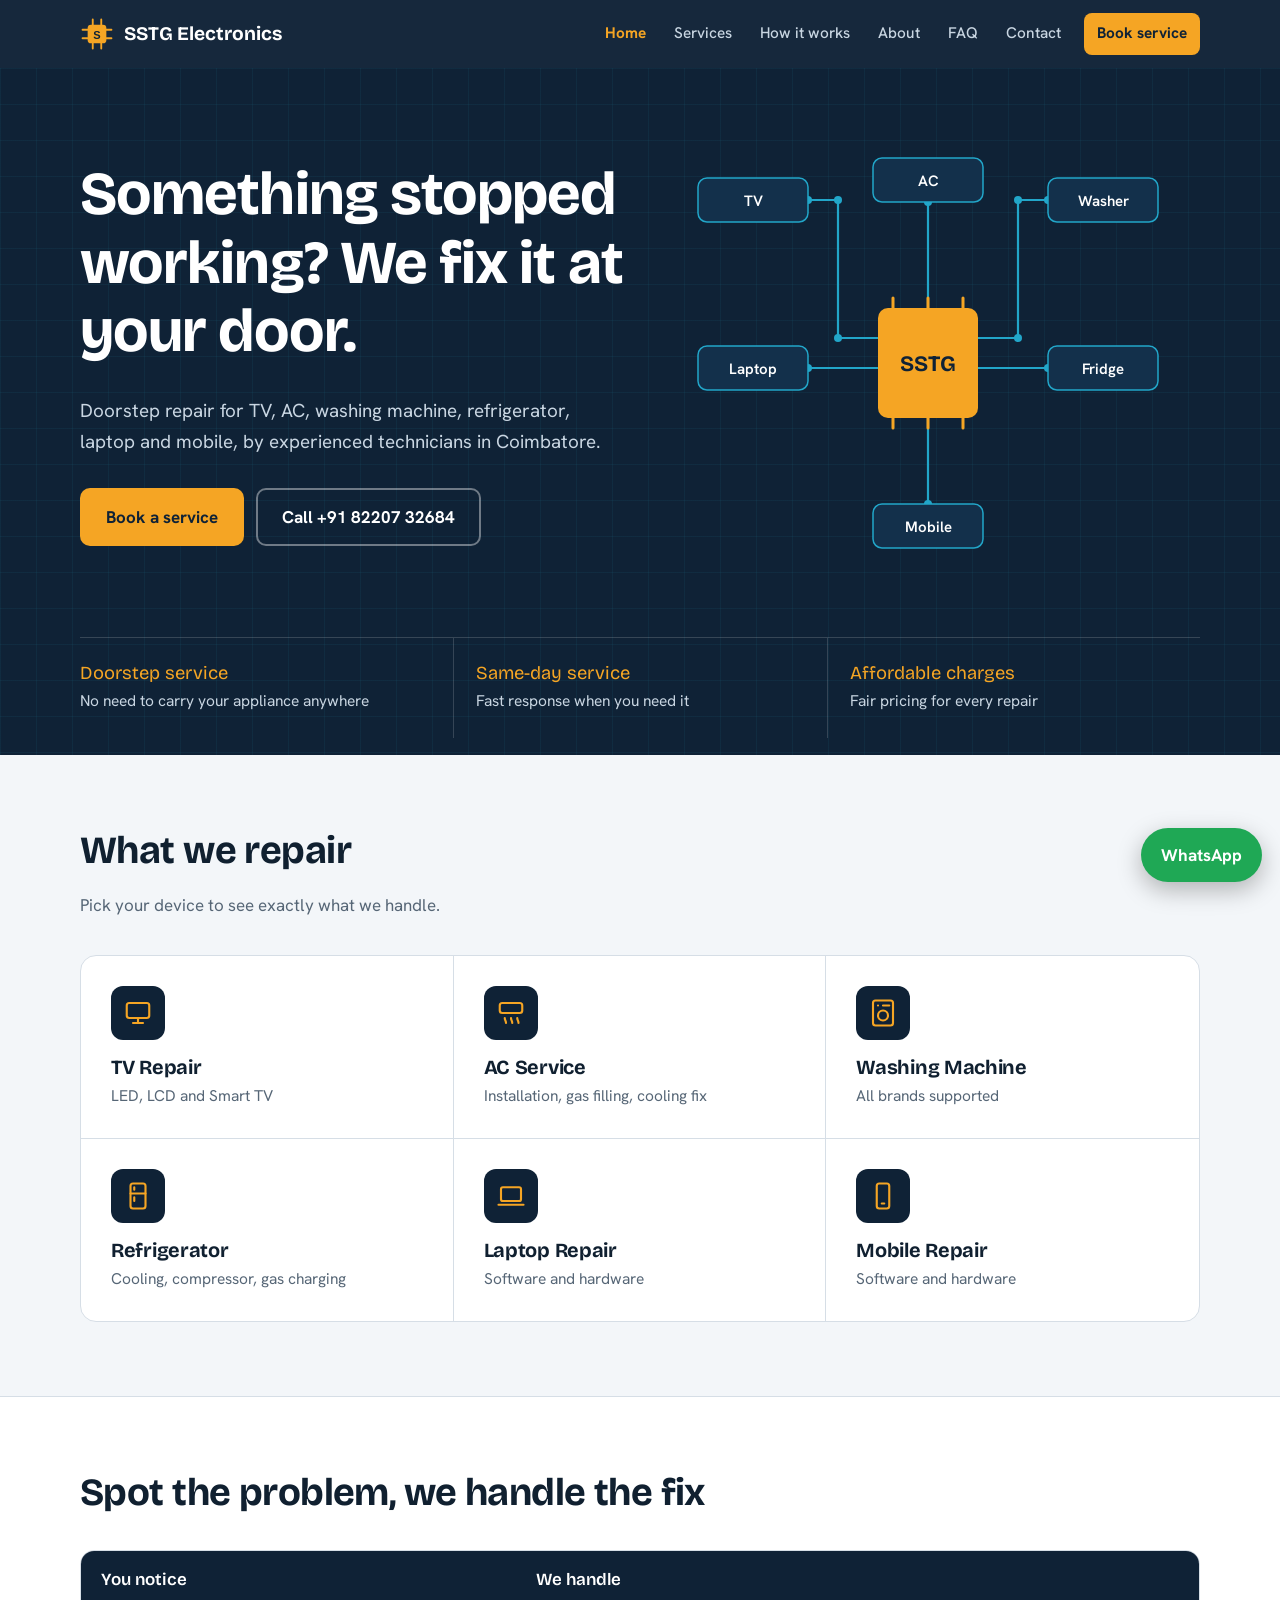
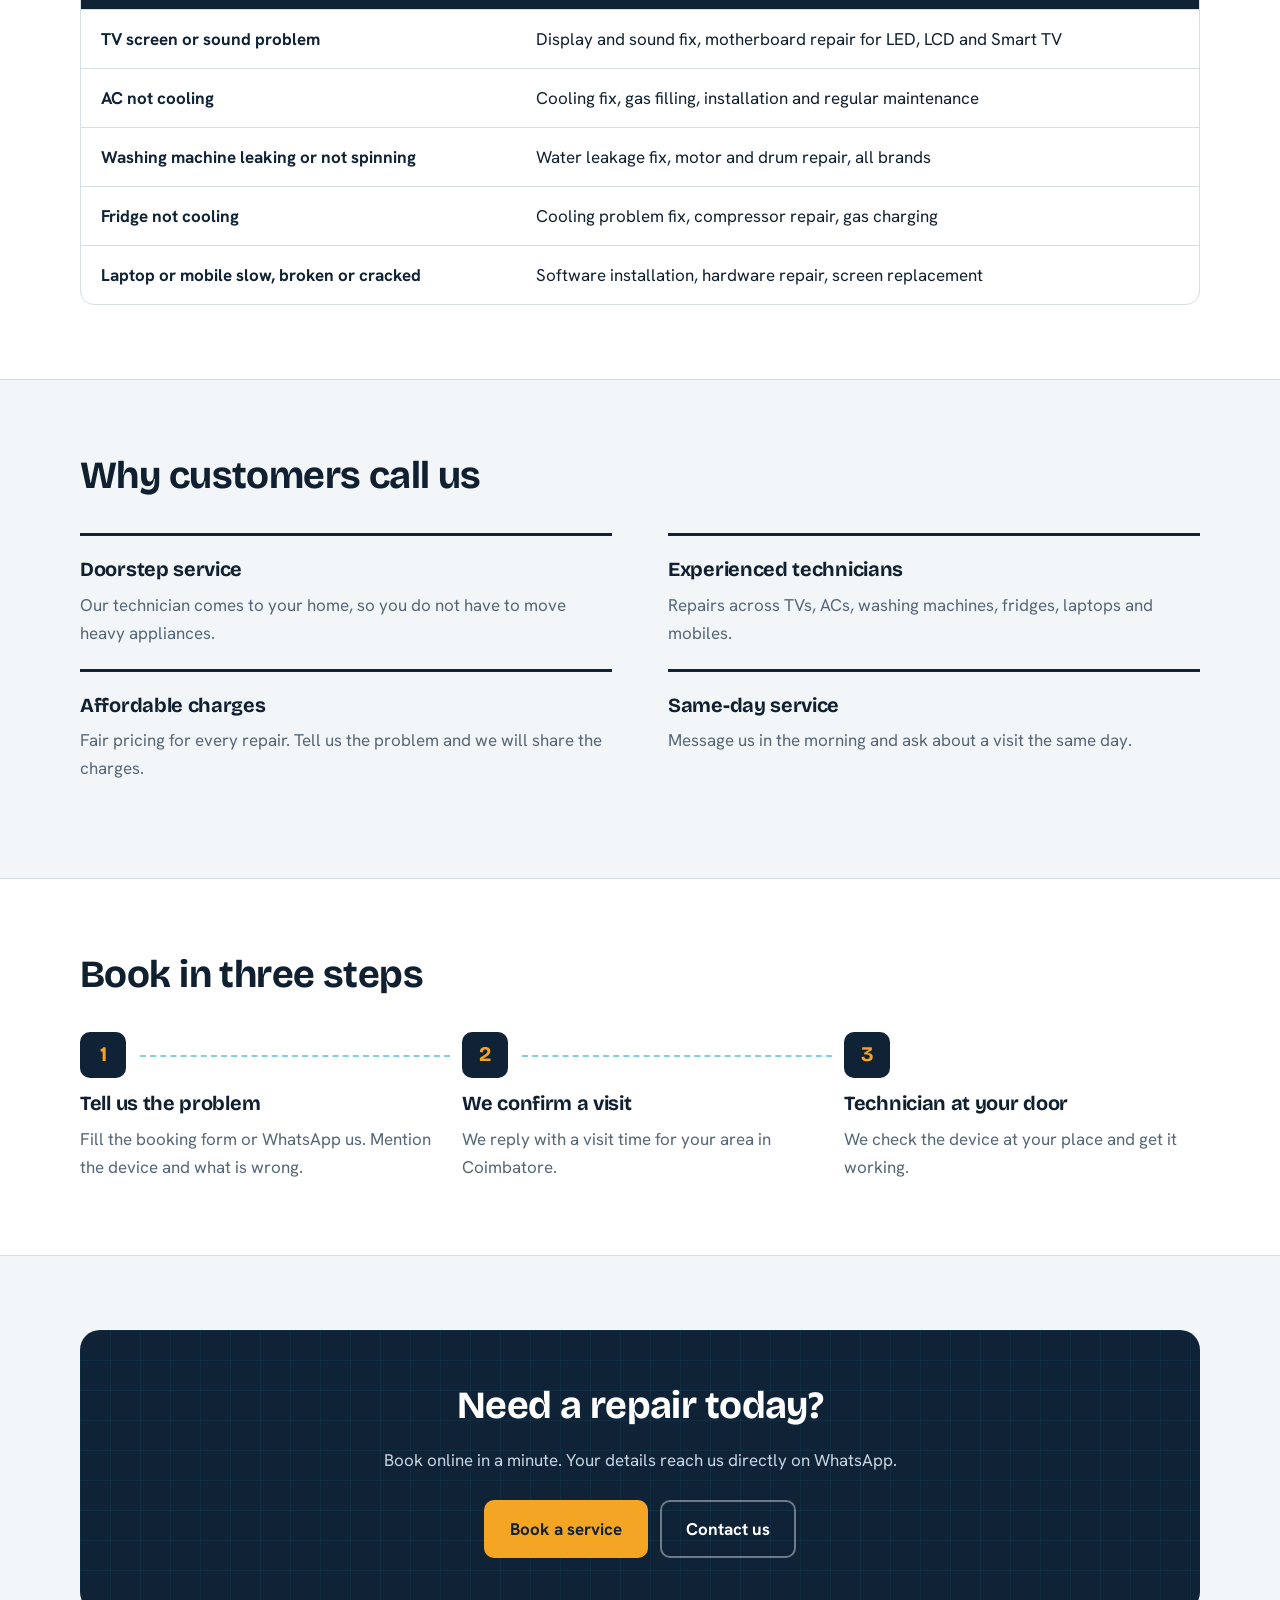
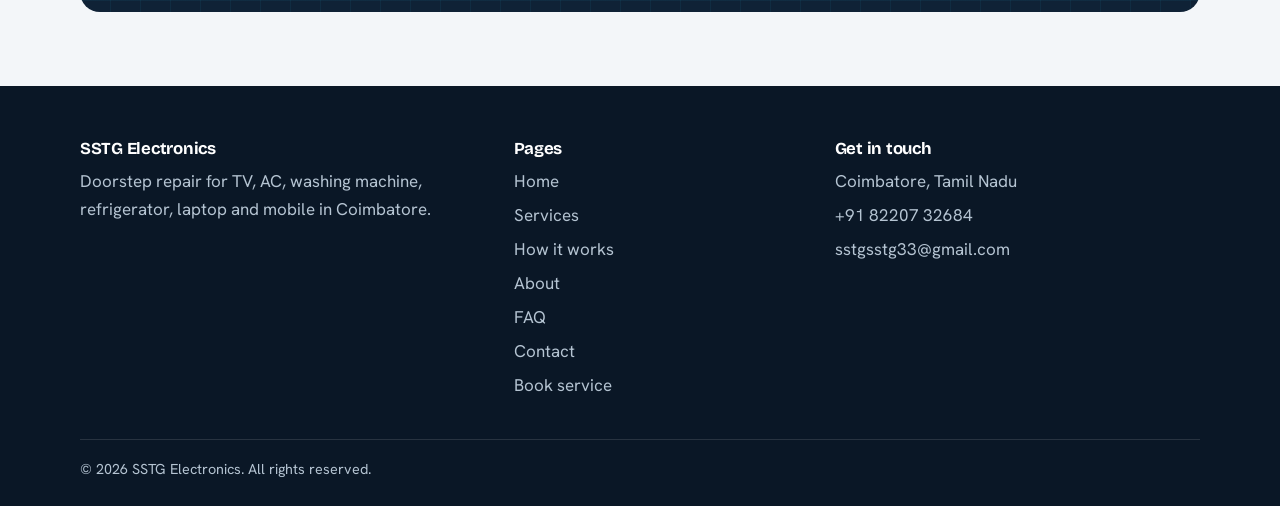
<file: index.html>
<!DOCTYPE html>
<html lang="en">
<head>
<meta charset="utf-8">
<meta name="viewport" content="width=device-width, initial-scale=1">
<title>SSTG Electronics - Doorstep Repair for TV, AC, Washing Machine, Laptop in Coimbatore</title>
<meta name="description" content="SSTG Electronics - Doorstep service for TV, AC, Washing Machine, Fridge, Laptop and all electronic repairs in Coimbatore.">
<meta name="keywords" content="electronics service, doorstep repair, TV service, AC service, washing machine repair, fridge repair, laptop service near me, Coimbatore">
<meta name="author" content="SSTG Electronics">
<meta name="robots" content="index, follow">
<meta name="theme-color" content="#0F2236">
<meta property="og:type" content="website">
<meta property="og:title" content="SSTG Electronics - Doorstep Repair for TV, AC, Washing Machine, Laptop in Coimbatore">
<meta property="og:description" content="SSTG Electronics - Doorstep service for TV, AC, Washing Machine, Fridge, Laptop and all electronic repairs in Coimbatore.">
<meta property="og:locale" content="en_IN">
<link rel="preconnect" href="https://fonts.googleapis.com">
<link rel="preconnect" href="https://fonts.gstatic.com" crossorigin>
<link href="https://fonts.googleapis.com/css2?family=Bricolage+Grotesque:opsz,wght@12..96,500;12..96,700&family=Hanken+Grotesk:wght@400;500;600;700&display=swap" rel="stylesheet">
<link rel="stylesheet" href="assets/style.css">
<script type="application/ld+json">
{"@context":"https://schema.org","@type":"LocalBusiness","name":"SSTG Electronics","description":"Doorstep repair service for TV, AC, washing machine, refrigerator, laptop and mobile in Coimbatore.","telephone":"+91 82207 32684","email":"sstgsstg33@gmail.com","address":{"@type":"PostalAddress","addressLocality":"Coimbatore","addressRegion":"Tamil Nadu","addressCountry":"IN"}}
</script>
</head>
<body>
<a class="skip" href="#main">Skip to content</a>
<header class="site-header"><div class="wrap bar">
<a class="brand" href="index.html"><svg viewBox="0 0 40 40" aria-hidden="true"><rect x="9" y="9" width="22" height="22" rx="4" fill="#F5A524"/><g stroke="#F5A524" stroke-width="2.2" stroke-linecap="round"><path d="M15 9V3M25 9V3M15 37v-6M25 37v-6M9 15H3M9 25H3M37 15h-6M37 25h-6"/></g><text x="20" y="25.5" text-anchor="middle" font-family="Arial" font-weight="700" font-size="13" fill="#0F2236">S</text></svg><span>SSTG Electronics</span></a>
<button class="menu-btn" aria-expanded="false" aria-controls="nav">Menu</button>
<nav class="nav" id="nav" aria-label="Main"><a href="index.html" aria-current="page">Home</a><a href="services.html">Services</a><a href="how-it-works.html">How it works</a><a href="about.html">About</a><a href="faq.html">FAQ</a><a href="contactus.html">Contact</a><a class="nav-cta" href="register.html">Book service</a></nav>
</div></header>
<main id="main">

<div class="hero"><div class="wrap hero-grid">
<div>
<h1>Something stopped working? We fix it at your door.</h1>
<p class="lead">Doorstep repair for TV, AC, washing machine, refrigerator, laptop and mobile, by experienced technicians in Coimbatore.</p>
<div class="acts"><a class="btn btn-amber" href="register.html">Book a service</a><a class="btn btn-line" href="tel:+918220732684">Call +91 82207 32684</a></div>
</div>
<svg class="schem" viewBox="0 0 480 430" role="img" aria-label="Circuit diagram linking SSTG to TV, AC, washing machine, fridge, laptop and mobile repair">
<path class="tr" pathLength="1" d="M190 200H150V62H120"/><path class="tr" pathLength="1" d="M240 170V64"/><path class="tr" pathLength="1" d="M290 200H330V62H360"/><path class="tr" pathLength="1" d="M290 230H360"/><path class="tr" pathLength="1" d="M190 230H120"/><path class="tr" pathLength="1" d="M240 280V366"/><path d="M205 170v-10M205 280v10" stroke="#F5A524" stroke-width="3" stroke-linecap="round"/><path d="M240 170v-10M240 280v10" stroke="#F5A524" stroke-width="3" stroke-linecap="round"/><path d="M275 170v-10M275 280v10" stroke="#F5A524" stroke-width="3" stroke-linecap="round"/><g class="chip"><rect x="190" y="170" width="100" height="110" rx="10"/><text x="240" y="233">SSTG</text></g><circle class="via" cx="150" cy="200" r="4"/><circle class="via" cx="150" cy="62" r="4"/><circle class="via" cx="330" cy="200" r="4"/><circle class="via" cx="330" cy="62" r="4"/><circle class="via" cx="240" cy="64" r="4"/><circle class="via" cx="240" cy="366" r="4"/><circle class="via" cx="120" cy="230" r="4"/><circle class="via" cx="360" cy="230" r="4"/><circle class="via" cx="120" cy="62" r="4"/><circle class="via" cx="360" cy="62" r="4"/><g class="nd"><rect x="10" y="40" width="110" height="44" rx="9"/><text x="65" y="68">TV</text></g><g class="nd"><rect x="185" y="20" width="110" height="44" rx="9"/><text x="240" y="48">AC</text></g><g class="nd"><rect x="360" y="40" width="110" height="44" rx="9"/><text x="415" y="68">Washer</text></g><g class="nd"><rect x="360" y="208" width="110" height="44" rx="9"/><text x="415" y="236">Fridge</text></g><g class="nd"><rect x="10" y="208" width="110" height="44" rx="9"/><text x="65" y="236">Laptop</text></g><g class="nd"><rect x="185" y="366" width="110" height="44" rx="9"/><text x="240" y="394">Mobile</text></g></svg>
</div>
<div class="wrap"><dl class="facts">
<div><dt>Doorstep service</dt><dd>No need to carry your appliance anywhere</dd></div>
<div><dt>Same-day service</dt><dd>Fast response when you need it</dd></div>
<div><dt>Affordable charges</dt><dd>Fair pricing for every repair</dd></div>
</dl></div></div>

<section><div class="wrap">
<div class="head"><h2>What we repair</h2><p>Pick your device to see exactly what we handle.</p></div>
<div class="sgrid">
<a class="scell" href="services.html#tv"><span class="ico"><svg viewBox="0 0 24 24" aria-hidden="true"><rect x="3" y="4" width="18" height="12" rx="2"/><path d="M8 20h8M12 16v4"/></svg></span><h3>TV Repair</h3><p>LED, LCD and Smart TV</p></a><a class="scell" href="services.html#ac"><span class="ico"><svg viewBox="0 0 24 24" aria-hidden="true"><rect x="3" y="4" width="18" height="8" rx="2"/><path d="M7 16c0 2 1 2 1 4M12 16c0 2 1 2 1 4M17 16c0 2 1 2 1 4"/></svg></span><h3>AC Service</h3><p>Installation, gas filling, cooling fix</p></a><a class="scell" href="services.html#wm"><span class="ico"><svg viewBox="0 0 24 24" aria-hidden="true"><rect x="4" y="2" width="16" height="20" rx="2"/><circle cx="12" cy="14" r="4"/><path d="M8 6h.01M12 6h5"/></svg></span><h3>Washing Machine</h3><p>All brands supported</p></a><a class="scell" href="services.html#fr"><span class="ico"><svg viewBox="0 0 24 24" aria-hidden="true"><rect x="6" y="2" width="12" height="20" rx="2"/><path d="M6 10h12M9 5v2M9 13v3"/></svg></span><h3>Refrigerator</h3><p>Cooling, compressor, gas charging</p></a><a class="scell" href="services.html#lp"><span class="ico"><svg viewBox="0 0 24 24" aria-hidden="true"><rect x="4" y="5" width="16" height="11" rx="1.5"/><path d="M2 19h20"/></svg></span><h3>Laptop Repair</h3><p>Software and hardware</p></a><a class="scell" href="services.html#mb"><span class="ico"><svg viewBox="0 0 24 24" aria-hidden="true"><rect x="7" y="2" width="10" height="20" rx="2"/><path d="M11 18h2"/></svg></span><h3>Mobile Repair</h3><p>Software and hardware</p></a>
</div></div></section>

<section class="alt"><div class="wrap">
<div class="head"><h2>Spot the problem, we handle the fix</h2></div>
<div class="tbl-wrap"><table>
<thead><tr><th>You notice</th><th>We handle</th></tr></thead>
<tbody>
<tr><td>TV screen or sound problem</td><td>Display and sound fix, motherboard repair for LED, LCD and Smart TV</td></tr>
<tr><td>AC not cooling</td><td>Cooling fix, gas filling, installation and regular maintenance</td></tr>
<tr><td>Washing machine leaking or not spinning</td><td>Water leakage fix, motor and drum repair, all brands</td></tr>
<tr><td>Fridge not cooling</td><td>Cooling problem fix, compressor repair, gas charging</td></tr>
<tr><td>Laptop or mobile slow, broken or cracked</td><td>Software installation, hardware repair, screen replacement</td></tr>
</tbody></table></div>
</div></section>

<section><div class="wrap">
<div class="head"><h2>Why customers call us</h2></div>
<div class="why">
<div><h3>Doorstep service</h3><p>Our technician comes to your home, so you do not have to move heavy appliances.</p></div>
<div><h3>Experienced technicians</h3><p>Repairs across TVs, ACs, washing machines, fridges, laptops and mobiles.</p></div>
<div><h3>Affordable charges</h3><p>Fair pricing for every repair. Tell us the problem and we will share the charges.</p></div>
<div><h3>Same-day service</h3><p>Message us in the morning and ask about a visit the same day.</p></div>
</div></div></section>

<section class="alt"><div class="wrap">
<div class="head"><h2>Book in three steps</h2></div>
<ol class="steps">
<li><h3>Tell us the problem</h3><p>Fill the booking form or WhatsApp us. Mention the device and what is wrong.</p></li>
<li><h3>We confirm a visit</h3><p>We reply with a visit time for your area in Coimbatore.</p></li>
<li><h3>Technician at your door</h3><p>We check the device at your place and get it working.</p></li>
</ol></div></section>

<section><div class="wrap"><div class="cta">
<h2>Need a repair today?</h2>
<p>Book online in a minute. Your details reach us directly on WhatsApp.</p>
<div class="acts"><a class="btn btn-amber" href="register.html">Book a service</a><a class="btn btn-line" href="contactus.html">Contact us</a></div>
</div></div></section>
</main>
<footer class="site-footer"><div class="wrap">
<div class="foot">
<div><h3>SSTG Electronics</h3><p>Doorstep repair for TV, AC, washing machine, refrigerator, laptop and mobile in Coimbatore.</p></div>
<div><h3>Pages</h3><ul><li><a href="index.html">Home</a></li><li><a href="services.html">Services</a></li><li><a href="how-it-works.html">How it works</a></li><li><a href="about.html">About</a></li><li><a href="faq.html">FAQ</a></li><li><a href="contactus.html">Contact</a></li><li><a href="register.html">Book service</a></li></ul></div>
<div><h3>Get in touch</h3><ul><li>Coimbatore, Tamil Nadu</li><li><a href="tel:+918220732684">+91 82207 32684</a></li><li><a href="mailto:sstgsstg33@gmail.com">sstgsstg33@gmail.com</a></li></ul></div>
</div>
<div class="copy">&copy; <span data-year>2026</span> SSTG Electronics. All rights reserved.</div>
</div></footer>
<a class="wa-float" href="https://wa.me/918220732684?text=Hello%2C%20I%20need%20a%20repair%20service." target="_blank" rel="noopener" aria-label="Chat on WhatsApp">WhatsApp</a>
<div class="dock"><a class="btn btn-amber" href="tel:+918220732684">Call now</a><a class="btn btn-wa" href="https://wa.me/918220732684?text=Hello%2C%20I%20need%20a%20repair%20service." target="_blank" rel="noopener">WhatsApp</a></div>
<script src="assets/main.js"></script>
</body>
</html>
</file>
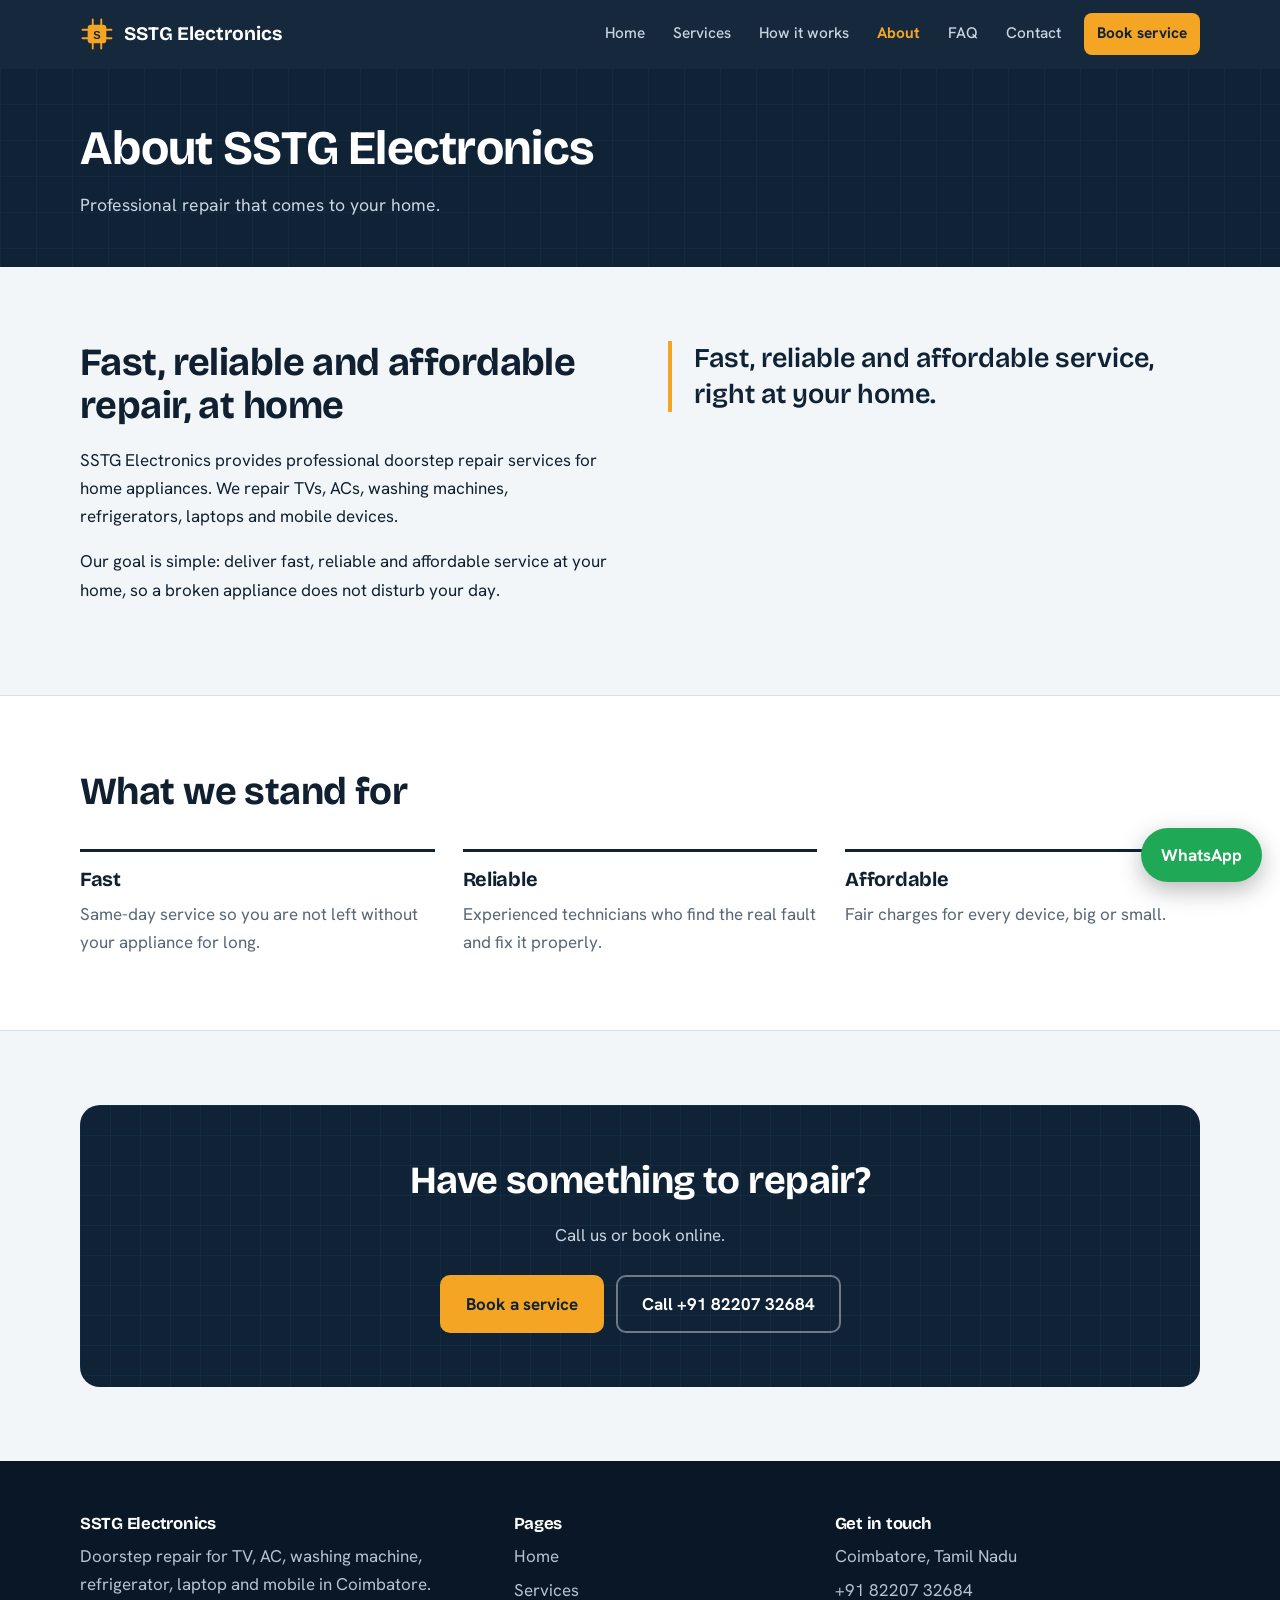
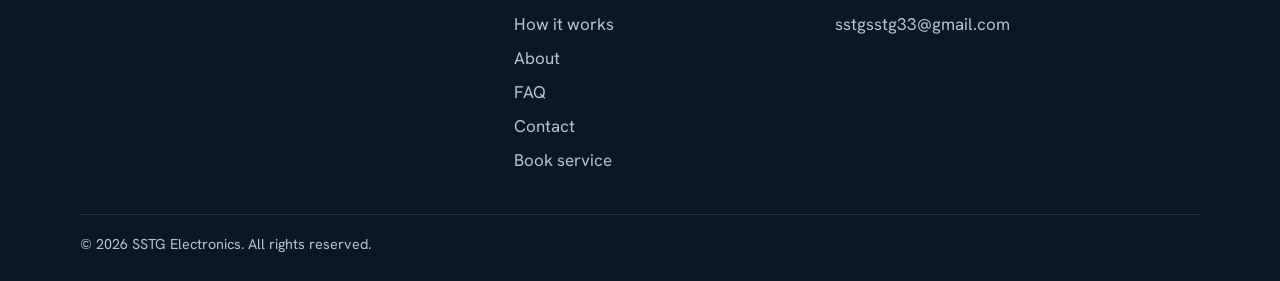
<file: about.html>
<!DOCTYPE html>
<html lang="en">
<head>
<meta charset="utf-8">
<meta name="viewport" content="width=device-width, initial-scale=1">
<title>About SSTG Electronics | Doorstep Repair Service in Coimbatore</title>
<meta name="description" content="SSTG Electronics provides professional doorstep repair for TV, AC, washing machine, refrigerator, laptop and mobile in Coimbatore.">
<meta name="keywords" content="electronics service, doorstep repair, TV service, AC service, washing machine repair, fridge repair, laptop service near me, Coimbatore">
<meta name="author" content="SSTG Electronics">
<meta name="robots" content="index, follow">
<meta name="theme-color" content="#0F2236">
<meta property="og:type" content="website">
<meta property="og:title" content="About SSTG Electronics | Doorstep Repair Service in Coimbatore">
<meta property="og:description" content="SSTG Electronics provides professional doorstep repair for TV, AC, washing machine, refrigerator, laptop and mobile in Coimbatore.">
<meta property="og:locale" content="en_IN">
<link rel="preconnect" href="https://fonts.googleapis.com">
<link rel="preconnect" href="https://fonts.gstatic.com" crossorigin>
<link href="https://fonts.googleapis.com/css2?family=Bricolage+Grotesque:opsz,wght@12..96,500;12..96,700&family=Hanken+Grotesk:wght@400;500;600;700&display=swap" rel="stylesheet">
<link rel="stylesheet" href="assets/style.css">

</head>
<body>
<a class="skip" href="#main">Skip to content</a>
<header class="site-header"><div class="wrap bar">
<a class="brand" href="index.html"><svg viewBox="0 0 40 40" aria-hidden="true"><rect x="9" y="9" width="22" height="22" rx="4" fill="#F5A524"/><g stroke="#F5A524" stroke-width="2.2" stroke-linecap="round"><path d="M15 9V3M25 9V3M15 37v-6M25 37v-6M9 15H3M9 25H3M37 15h-6M37 25h-6"/></g><text x="20" y="25.5" text-anchor="middle" font-family="Arial" font-weight="700" font-size="13" fill="#0F2236">S</text></svg><span>SSTG Electronics</span></a>
<button class="menu-btn" aria-expanded="false" aria-controls="nav">Menu</button>
<nav class="nav" id="nav" aria-label="Main"><a href="index.html">Home</a><a href="services.html">Services</a><a href="how-it-works.html">How it works</a><a href="about.html" aria-current="page">About</a><a href="faq.html">FAQ</a><a href="contactus.html">Contact</a><a class="nav-cta" href="register.html">Book service</a></nav>
</div></header>
<main id="main">

<div class="page-hero"><div class="wrap"><h1>About SSTG Electronics</h1><p>Professional repair that comes to your home.</p></div></div>
<section><div class="wrap split">
<div><h2>Fast, reliable and affordable repair, at home</h2>
<p>SSTG Electronics provides professional doorstep repair services for home appliances. We repair TVs, ACs, washing machines, refrigerators, laptops and mobile devices.</p>
<p>Our goal is simple: deliver fast, reliable and affordable service at your home, so a broken appliance does not disturb your day.</p></div>
<p class="pull">Fast, reliable and affordable service, right at your home.</p>
</div></section>
<section class="alt"><div class="wrap">
<div class="head"><h2>What we stand for</h2></div>
<div class="values">
<div><h3>Fast</h3><p>Same-day service so you are not left without your appliance for long.</p></div>
<div><h3>Reliable</h3><p>Experienced technicians who find the real fault and fix it properly.</p></div>
<div><h3>Affordable</h3><p>Fair charges for every device, big or small.</p></div>
</div></div></section>
<section><div class="wrap"><div class="cta"><h2>Have something to repair?</h2><p>Call us or book online.</p>
<div class="acts"><a class="btn btn-amber" href="register.html">Book a service</a><a class="btn btn-line" href="tel:+918220732684">Call +91 82207 32684</a></div></div></div></section>
</main>
<footer class="site-footer"><div class="wrap">
<div class="foot">
<div><h3>SSTG Electronics</h3><p>Doorstep repair for TV, AC, washing machine, refrigerator, laptop and mobile in Coimbatore.</p></div>
<div><h3>Pages</h3><ul><li><a href="index.html">Home</a></li><li><a href="services.html">Services</a></li><li><a href="how-it-works.html">How it works</a></li><li><a href="about.html">About</a></li><li><a href="faq.html">FAQ</a></li><li><a href="contactus.html">Contact</a></li><li><a href="register.html">Book service</a></li></ul></div>
<div><h3>Get in touch</h3><ul><li>Coimbatore, Tamil Nadu</li><li><a href="tel:+918220732684">+91 82207 32684</a></li><li><a href="mailto:sstgsstg33@gmail.com">sstgsstg33@gmail.com</a></li></ul></div>
</div>
<div class="copy">&copy; <span data-year>2026</span> SSTG Electronics. All rights reserved.</div>
</div></footer>
<a class="wa-float" href="https://wa.me/918220732684?text=Hello%2C%20I%20need%20a%20repair%20service." target="_blank" rel="noopener" aria-label="Chat on WhatsApp">WhatsApp</a>
<div class="dock"><a class="btn btn-amber" href="tel:+918220732684">Call now</a><a class="btn btn-wa" href="https://wa.me/918220732684?text=Hello%2C%20I%20need%20a%20repair%20service." target="_blank" rel="noopener">WhatsApp</a></div>
<script src="assets/main.js"></script>
</body>
</html>
</file>
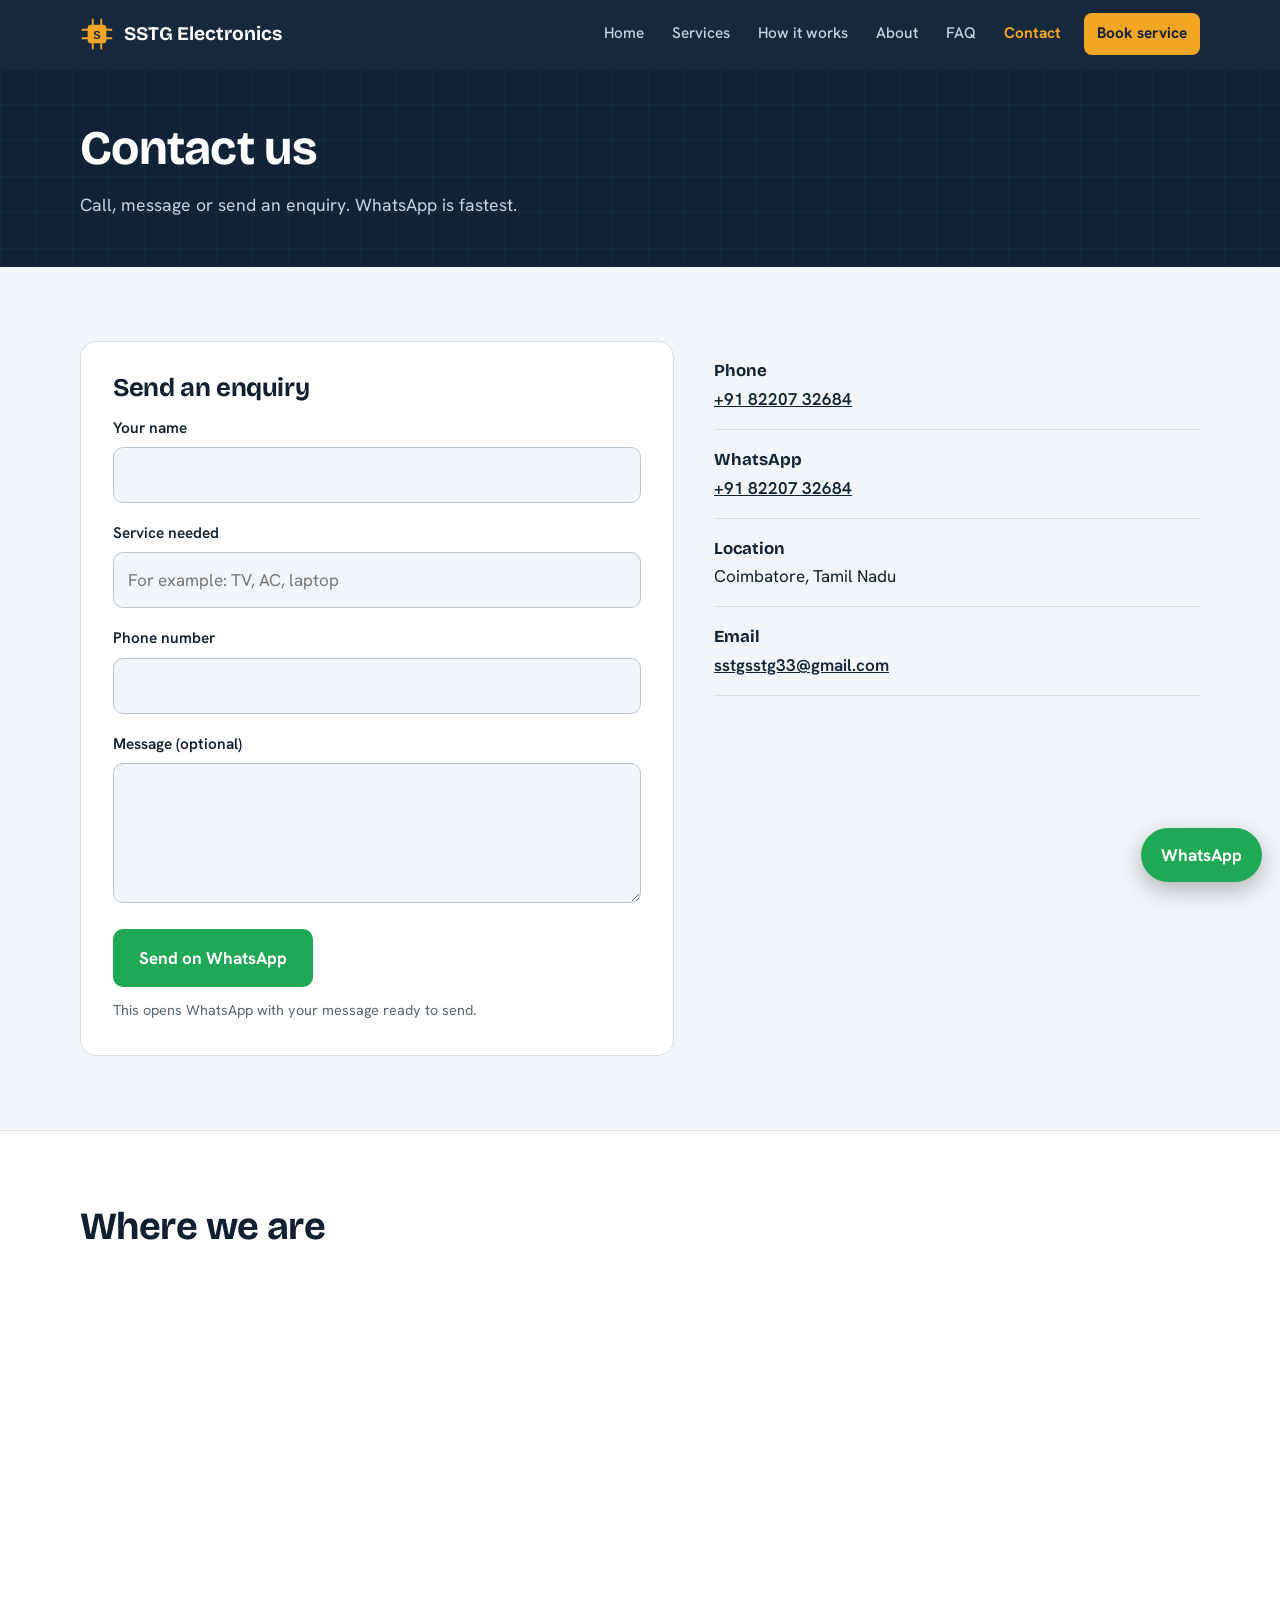
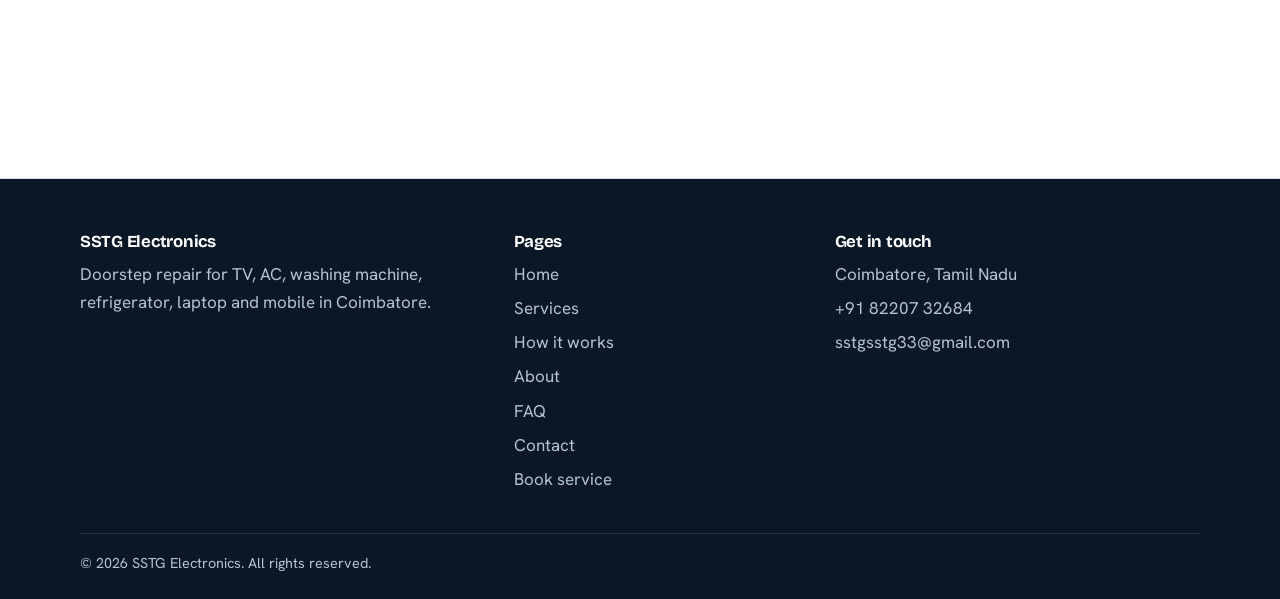
<file: contactus.html>
<!DOCTYPE html>
<html lang="en">
<head>
<meta charset="utf-8">
<meta name="viewport" content="width=device-width, initial-scale=1">
<title>Contact Us | SSTG Electronics, Coimbatore</title>
<meta name="description" content="Contact SSTG Electronics for doorstep service. Call or WhatsApp for TV, AC, Washing Machine and other electronic repairs.">
<meta name="keywords" content="electronics service, doorstep repair, TV service, AC service, washing machine repair, fridge repair, laptop service near me, Coimbatore">
<meta name="author" content="SSTG Electronics">
<meta name="robots" content="index, follow">
<meta name="theme-color" content="#0F2236">
<meta property="og:type" content="website">
<meta property="og:title" content="Contact Us | SSTG Electronics, Coimbatore">
<meta property="og:description" content="Contact SSTG Electronics for doorstep service. Call or WhatsApp for TV, AC, Washing Machine and other electronic repairs.">
<meta property="og:locale" content="en_IN">
<link rel="preconnect" href="https://fonts.googleapis.com">
<link rel="preconnect" href="https://fonts.gstatic.com" crossorigin>
<link href="https://fonts.googleapis.com/css2?family=Bricolage+Grotesque:opsz,wght@12..96,500;12..96,700&family=Hanken+Grotesk:wght@400;500;600;700&display=swap" rel="stylesheet">
<link rel="stylesheet" href="assets/style.css">

</head>
<body>
<a class="skip" href="#main">Skip to content</a>
<header class="site-header"><div class="wrap bar">
<a class="brand" href="index.html"><svg viewBox="0 0 40 40" aria-hidden="true"><rect x="9" y="9" width="22" height="22" rx="4" fill="#F5A524"/><g stroke="#F5A524" stroke-width="2.2" stroke-linecap="round"><path d="M15 9V3M25 9V3M15 37v-6M25 37v-6M9 15H3M9 25H3M37 15h-6M37 25h-6"/></g><text x="20" y="25.5" text-anchor="middle" font-family="Arial" font-weight="700" font-size="13" fill="#0F2236">S</text></svg><span>SSTG Electronics</span></a>
<button class="menu-btn" aria-expanded="false" aria-controls="nav">Menu</button>
<nav class="nav" id="nav" aria-label="Main"><a href="index.html">Home</a><a href="services.html">Services</a><a href="how-it-works.html">How it works</a><a href="about.html">About</a><a href="faq.html">FAQ</a><a href="contactus.html" aria-current="page">Contact</a><a class="nav-cta" href="register.html">Book service</a></nav>
</div></header>
<main id="main">

<div class="page-hero"><div class="wrap"><h1>Contact us</h1><p>Call, message or send an enquiry. WhatsApp is fastest.</p></div></div>
<section><div class="wrap form-grid">
<div class="card"><h2 style="font-size:1.6rem">Send an enquiry</h2>
<form data-wa="Customer Enquiry:" novalidate>
<label for="n">Your name</label><input id="n" name="name" data-label="Name" type="text" autocomplete="name" required>
<label for="sv">Service needed</label><input id="sv" name="service" data-label="Service" type="text" placeholder="For example: TV, AC, laptop">
<label for="p">Phone number</label><input id="p" name="phone" data-label="Phone" type="tel" inputmode="numeric" autocomplete="tel" required>
<div class="err" role="alert"></div>
<label for="m">Message (optional)</label><textarea id="m" name="message" data-label="Message" rows="4"></textarea>
<button class="btn btn-wa" type="submit">Send on WhatsApp</button>
<p class="hint">This opens WhatsApp with your message ready to send.</p>
</form></div>
<div><ul class="info-list">
<li><b>Phone</b><a href="tel:+918220732684">+91 82207 32684</a></li>
<li><b>WhatsApp</b><a href="https://wa.me/918220732684" target="_blank" rel="noopener">+91 82207 32684</a></li>
<li><b>Location</b>Coimbatore, Tamil Nadu</li>
<li><b>Email</b><a href="mailto:sstgsstg33@gmail.com">sstgsstg33@gmail.com</a></li></ul></div>
</div></section>
<section class="alt"><div class="wrap"><div class="head"><h2>Where we are</h2></div>
<iframe class="map" title="Coimbatore on Google Maps" src="https://www.google.com/maps/embed?pb=!1m18!1m12!1m3!1d250645.0553251725!2d76.802422260794!3d11.013924447326762!2m3!1f0!2f0!3f0!3m2!1i1024!2i768!4f13.1!3m3!1m2!1s0x3ba859af2f971cb5%3A0x2fc1c81e183ed282!2sCoimbatore%2C%20Tamil%20Nadu!5e0!3m2!1sen!2sin!4v1777129363300!5m2!1sen!2sin" loading="lazy" allowfullscreen referrerpolicy="no-referrer-when-downgrade"></iframe></div></section>
</main>
<footer class="site-footer"><div class="wrap">
<div class="foot">
<div><h3>SSTG Electronics</h3><p>Doorstep repair for TV, AC, washing machine, refrigerator, laptop and mobile in Coimbatore.</p></div>
<div><h3>Pages</h3><ul><li><a href="index.html">Home</a></li><li><a href="services.html">Services</a></li><li><a href="how-it-works.html">How it works</a></li><li><a href="about.html">About</a></li><li><a href="faq.html">FAQ</a></li><li><a href="contactus.html">Contact</a></li><li><a href="register.html">Book service</a></li></ul></div>
<div><h3>Get in touch</h3><ul><li>Coimbatore, Tamil Nadu</li><li><a href="tel:+918220732684">+91 82207 32684</a></li><li><a href="mailto:sstgsstg33@gmail.com">sstgsstg33@gmail.com</a></li></ul></div>
</div>
<div class="copy">&copy; <span data-year>2026</span> SSTG Electronics. All rights reserved.</div>
</div></footer>
<a class="wa-float" href="https://wa.me/918220732684?text=Hello%2C%20I%20need%20a%20repair%20service." target="_blank" rel="noopener" aria-label="Chat on WhatsApp">WhatsApp</a>
<div class="dock"><a class="btn btn-amber" href="tel:+918220732684">Call now</a><a class="btn btn-wa" href="https://wa.me/918220732684?text=Hello%2C%20I%20need%20a%20repair%20service." target="_blank" rel="noopener">WhatsApp</a></div>
<script src="assets/main.js"></script>
</body>
</html>
</file>
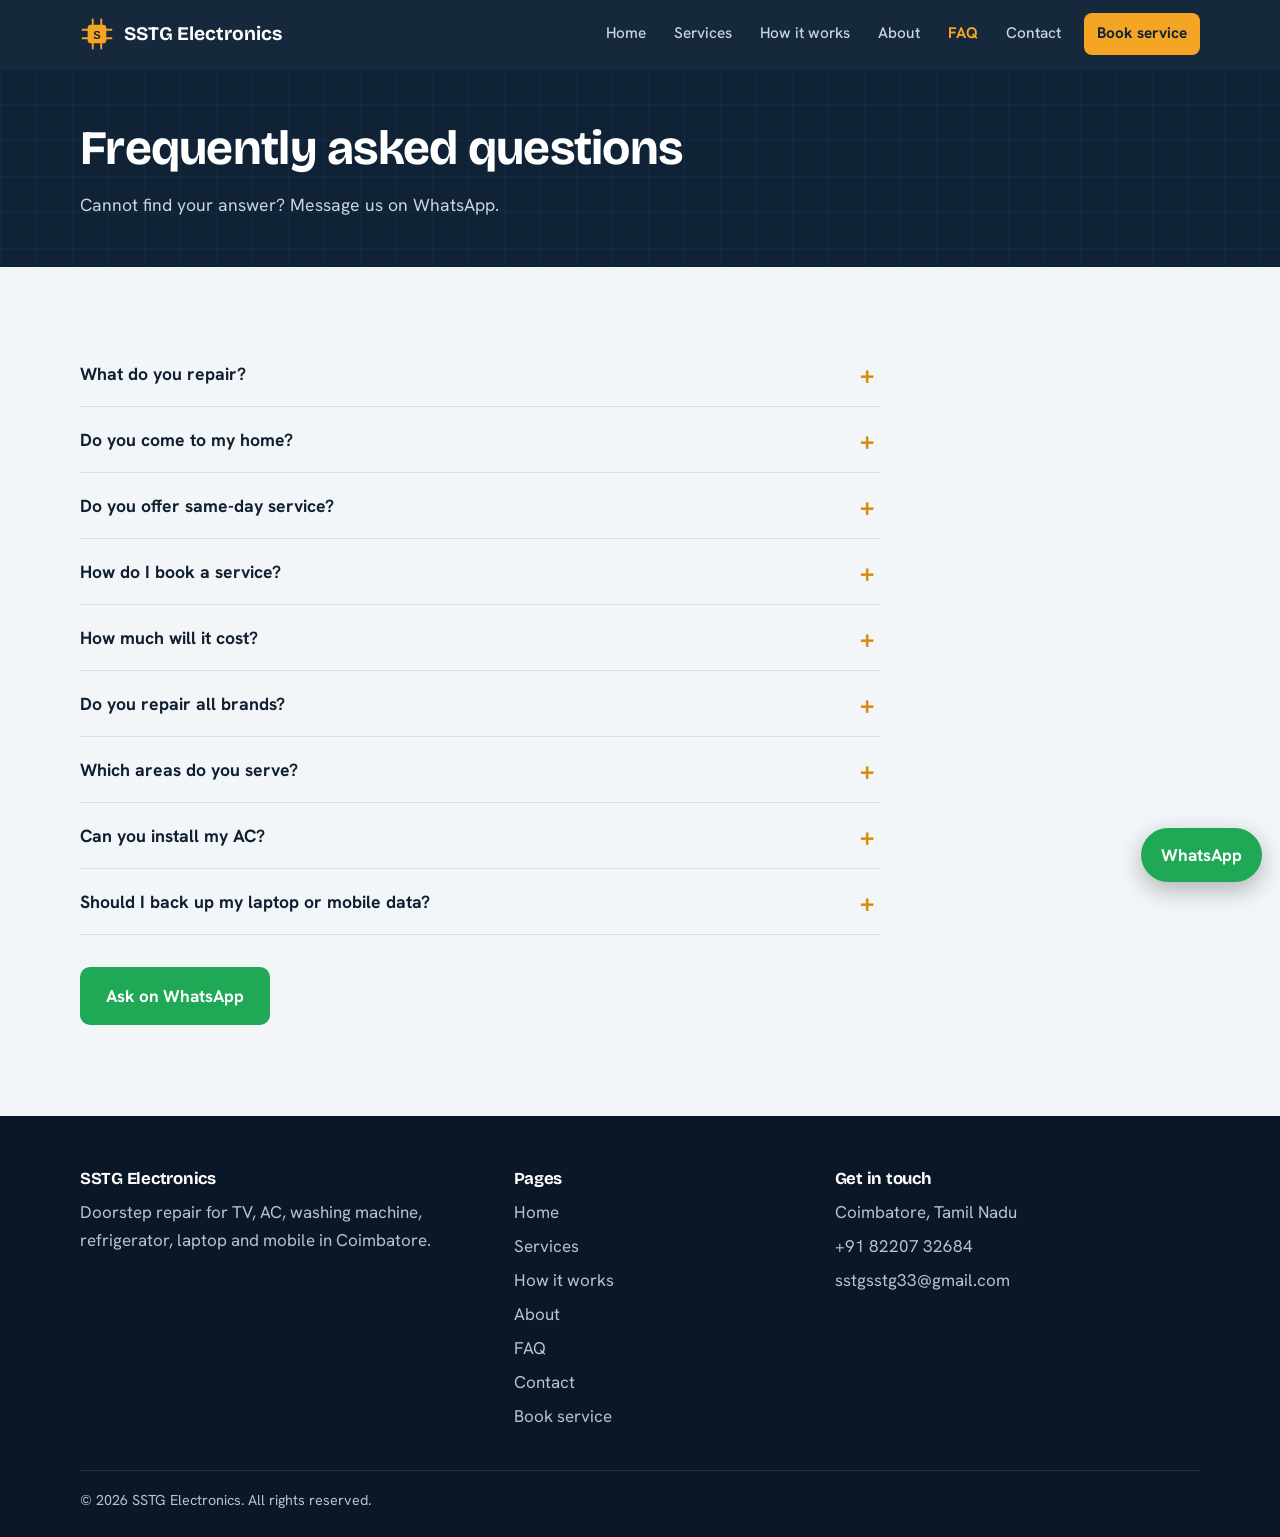
<file: faq.html>
<!DOCTYPE html>
<html lang="en">
<head>
<meta charset="utf-8">
<meta name="viewport" content="width=device-width, initial-scale=1">
<title>FAQ | SSTG Electronics Doorstep Repair, Coimbatore</title>
<meta name="description" content="Answers about doorstep repair, booking, same-day service and devices repaired by SSTG Electronics in Coimbatore.">
<meta name="keywords" content="electronics service, doorstep repair, TV service, AC service, washing machine repair, fridge repair, laptop service near me, Coimbatore">
<meta name="author" content="SSTG Electronics">
<meta name="robots" content="index, follow">
<meta name="theme-color" content="#0F2236">
<meta property="og:type" content="website">
<meta property="og:title" content="FAQ | SSTG Electronics Doorstep Repair, Coimbatore">
<meta property="og:description" content="Answers about doorstep repair, booking, same-day service and devices repaired by SSTG Electronics in Coimbatore.">
<meta property="og:locale" content="en_IN">
<link rel="preconnect" href="https://fonts.googleapis.com">
<link rel="preconnect" href="https://fonts.gstatic.com" crossorigin>
<link href="https://fonts.googleapis.com/css2?family=Bricolage+Grotesque:opsz,wght@12..96,500;12..96,700&family=Hanken+Grotesk:wght@400;500;600;700&display=swap" rel="stylesheet">
<link rel="stylesheet" href="assets/style.css">

</head>
<body>
<a class="skip" href="#main">Skip to content</a>
<header class="site-header"><div class="wrap bar">
<a class="brand" href="index.html"><svg viewBox="0 0 40 40" aria-hidden="true"><rect x="9" y="9" width="22" height="22" rx="4" fill="#F5A524"/><g stroke="#F5A524" stroke-width="2.2" stroke-linecap="round"><path d="M15 9V3M25 9V3M15 37v-6M25 37v-6M9 15H3M9 25H3M37 15h-6M37 25h-6"/></g><text x="20" y="25.5" text-anchor="middle" font-family="Arial" font-weight="700" font-size="13" fill="#0F2236">S</text></svg><span>SSTG Electronics</span></a>
<button class="menu-btn" aria-expanded="false" aria-controls="nav">Menu</button>
<nav class="nav" id="nav" aria-label="Main"><a href="index.html">Home</a><a href="services.html">Services</a><a href="how-it-works.html">How it works</a><a href="about.html">About</a><a href="faq.html" aria-current="page">FAQ</a><a href="contactus.html">Contact</a><a class="nav-cta" href="register.html">Book service</a></nav>
</div></header>
<main id="main">

<div class="page-hero"><div class="wrap"><h1>Frequently asked questions</h1><p>Cannot find your answer? Message us on WhatsApp.</p></div></div>
<section><div class="wrap"><div class="faq"><details><summary>What do you repair?</summary><p>We repair TVs (LED, LCD, Smart), ACs, washing machines, refrigerators, laptops and mobile phones.</p></details><details><summary>Do you come to my home?</summary><p>Yes. Doorstep service is our main service. A technician visits your home.</p></details><details><summary>Do you offer same-day service?</summary><p>Yes, same-day service is available. Contact us early in the day and we will confirm a visit time.</p></details><details><summary>How do I book a service?</summary><p>Fill the booking form on the Book service page. It opens WhatsApp with your details filled in. You can also call +91 82207 32684.</p></details><details><summary>How much will it cost?</summary><p>Our charges are affordable. Tell us the device and the problem, and we will share the charges.</p></details><details><summary>Do you repair all brands?</summary><p>Washing machine repair covers all brands. For other devices, tell us the brand and model and we will confirm.</p></details><details><summary>Which areas do you serve?</summary><p>We are based in Coimbatore. Send us your area and we will confirm that we can visit.</p></details><details><summary>Can you install my AC?</summary><p>Yes. We do AC installation and uninstallation, gas filling, cooling fixes and regular maintenance.</p></details><details><summary>Should I back up my laptop or mobile data?</summary><p>Yes. Save your important files before any repair, as a precaution.</p></details></div>
<p style="margin-top:32px"><a class="btn btn-wa" href="https://wa.me/918220732684" target="_blank" rel="noopener">Ask on WhatsApp</a></p></div></section>
</main>
<footer class="site-footer"><div class="wrap">
<div class="foot">
<div><h3>SSTG Electronics</h3><p>Doorstep repair for TV, AC, washing machine, refrigerator, laptop and mobile in Coimbatore.</p></div>
<div><h3>Pages</h3><ul><li><a href="index.html">Home</a></li><li><a href="services.html">Services</a></li><li><a href="how-it-works.html">How it works</a></li><li><a href="about.html">About</a></li><li><a href="faq.html">FAQ</a></li><li><a href="contactus.html">Contact</a></li><li><a href="register.html">Book service</a></li></ul></div>
<div><h3>Get in touch</h3><ul><li>Coimbatore, Tamil Nadu</li><li><a href="tel:+918220732684">+91 82207 32684</a></li><li><a href="mailto:sstgsstg33@gmail.com">sstgsstg33@gmail.com</a></li></ul></div>
</div>
<div class="copy">&copy; <span data-year>2026</span> SSTG Electronics. All rights reserved.</div>
</div></footer>
<a class="wa-float" href="https://wa.me/918220732684?text=Hello%2C%20I%20need%20a%20repair%20service." target="_blank" rel="noopener" aria-label="Chat on WhatsApp">WhatsApp</a>
<div class="dock"><a class="btn btn-amber" href="tel:+918220732684">Call now</a><a class="btn btn-wa" href="https://wa.me/918220732684?text=Hello%2C%20I%20need%20a%20repair%20service." target="_blank" rel="noopener">WhatsApp</a></div>
<script src="assets/main.js"></script>
</body>
</html>
</file>
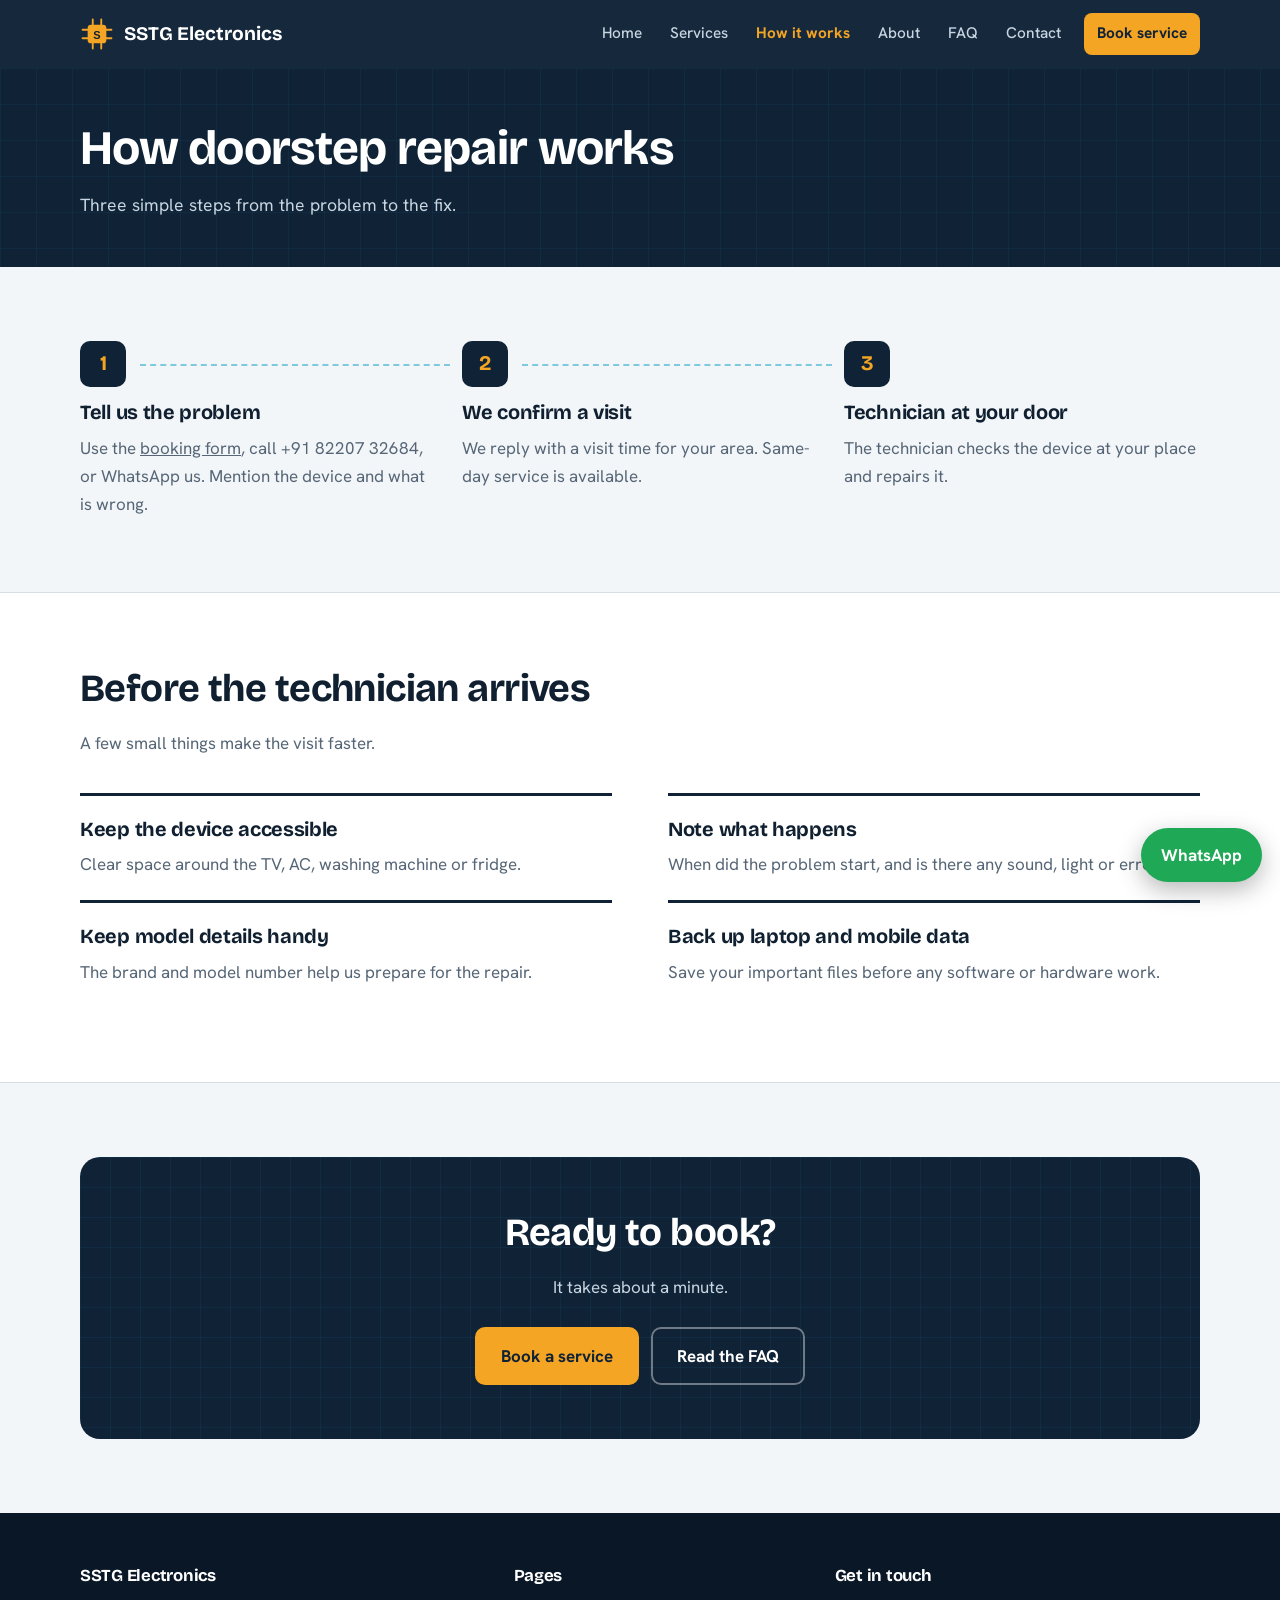
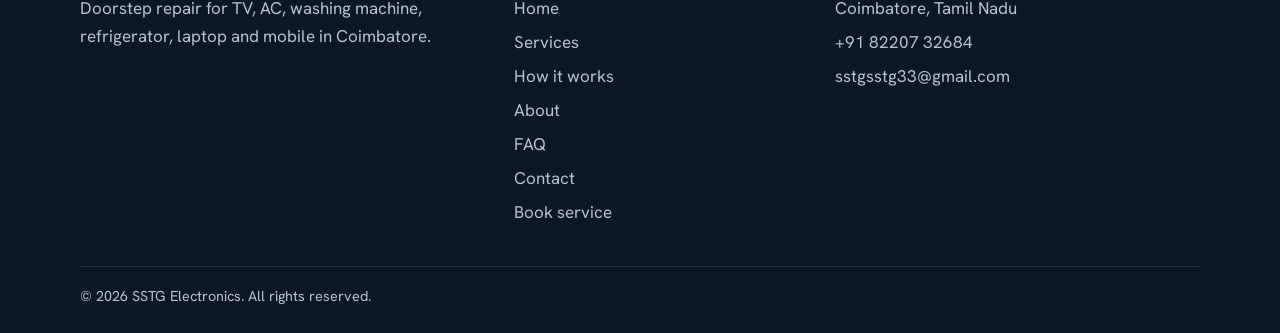
<file: how-it-works.html>
<!DOCTYPE html>
<html lang="en">
<head>
<meta charset="utf-8">
<meta name="viewport" content="width=device-width, initial-scale=1">
<title>How It Works | Book Doorstep Repair - SSTG Electronics</title>
<meta name="description" content="See how SSTG Electronics doorstep repair works in Coimbatore, from booking to the technician visit, and how to prepare.">
<meta name="keywords" content="electronics service, doorstep repair, TV service, AC service, washing machine repair, fridge repair, laptop service near me, Coimbatore">
<meta name="author" content="SSTG Electronics">
<meta name="robots" content="index, follow">
<meta name="theme-color" content="#0F2236">
<meta property="og:type" content="website">
<meta property="og:title" content="How It Works | Book Doorstep Repair - SSTG Electronics">
<meta property="og:description" content="See how SSTG Electronics doorstep repair works in Coimbatore, from booking to the technician visit, and how to prepare.">
<meta property="og:locale" content="en_IN">
<link rel="preconnect" href="https://fonts.googleapis.com">
<link rel="preconnect" href="https://fonts.gstatic.com" crossorigin>
<link href="https://fonts.googleapis.com/css2?family=Bricolage+Grotesque:opsz,wght@12..96,500;12..96,700&family=Hanken+Grotesk:wght@400;500;600;700&display=swap" rel="stylesheet">
<link rel="stylesheet" href="assets/style.css">

</head>
<body>
<a class="skip" href="#main">Skip to content</a>
<header class="site-header"><div class="wrap bar">
<a class="brand" href="index.html"><svg viewBox="0 0 40 40" aria-hidden="true"><rect x="9" y="9" width="22" height="22" rx="4" fill="#F5A524"/><g stroke="#F5A524" stroke-width="2.2" stroke-linecap="round"><path d="M15 9V3M25 9V3M15 37v-6M25 37v-6M9 15H3M9 25H3M37 15h-6M37 25h-6"/></g><text x="20" y="25.5" text-anchor="middle" font-family="Arial" font-weight="700" font-size="13" fill="#0F2236">S</text></svg><span>SSTG Electronics</span></a>
<button class="menu-btn" aria-expanded="false" aria-controls="nav">Menu</button>
<nav class="nav" id="nav" aria-label="Main"><a href="index.html">Home</a><a href="services.html">Services</a><a href="how-it-works.html" aria-current="page">How it works</a><a href="about.html">About</a><a href="faq.html">FAQ</a><a href="contactus.html">Contact</a><a class="nav-cta" href="register.html">Book service</a></nav>
</div></header>
<main id="main">

<div class="page-hero"><div class="wrap"><h1>How doorstep repair works</h1><p>Three simple steps from the problem to the fix.</p></div></div>
<section><div class="wrap">
<ol class="steps">
<li><h3>Tell us the problem</h3><p>Use the <a href="register.html">booking form</a>, call +91 82207 32684, or WhatsApp us. Mention the device and what is wrong.</p></li>
<li><h3>We confirm a visit</h3><p>We reply with a visit time for your area. Same-day service is available.</p></li>
<li><h3>Technician at your door</h3><p>The technician checks the device at your place and repairs it.</p></li>
</ol></div></section>
<section class="alt"><div class="wrap">
<div class="head"><h2>Before the technician arrives</h2><p>A few small things make the visit faster.</p></div>
<div class="why">
<div><h3>Keep the device accessible</h3><p>Clear space around the TV, AC, washing machine or fridge.</p></div>
<div><h3>Note what happens</h3><p>When did the problem start, and is there any sound, light or error?</p></div>
<div><h3>Keep model details handy</h3><p>The brand and model number help us prepare for the repair.</p></div>
<div><h3>Back up laptop and mobile data</h3><p>Save your important files before any software or hardware work.</p></div>
</div></div></section>
<section><div class="wrap"><div class="cta"><h2>Ready to book?</h2><p>It takes about a minute.</p>
<div class="acts"><a class="btn btn-amber" href="register.html">Book a service</a><a class="btn btn-line" href="faq.html">Read the FAQ</a></div></div></div></section>
</main>
<footer class="site-footer"><div class="wrap">
<div class="foot">
<div><h3>SSTG Electronics</h3><p>Doorstep repair for TV, AC, washing machine, refrigerator, laptop and mobile in Coimbatore.</p></div>
<div><h3>Pages</h3><ul><li><a href="index.html">Home</a></li><li><a href="services.html">Services</a></li><li><a href="how-it-works.html">How it works</a></li><li><a href="about.html">About</a></li><li><a href="faq.html">FAQ</a></li><li><a href="contactus.html">Contact</a></li><li><a href="register.html">Book service</a></li></ul></div>
<div><h3>Get in touch</h3><ul><li>Coimbatore, Tamil Nadu</li><li><a href="tel:+918220732684">+91 82207 32684</a></li><li><a href="mailto:sstgsstg33@gmail.com">sstgsstg33@gmail.com</a></li></ul></div>
</div>
<div class="copy">&copy; <span data-year>2026</span> SSTG Electronics. All rights reserved.</div>
</div></footer>
<a class="wa-float" href="https://wa.me/918220732684?text=Hello%2C%20I%20need%20a%20repair%20service." target="_blank" rel="noopener" aria-label="Chat on WhatsApp">WhatsApp</a>
<div class="dock"><a class="btn btn-amber" href="tel:+918220732684">Call now</a><a class="btn btn-wa" href="https://wa.me/918220732684?text=Hello%2C%20I%20need%20a%20repair%20service." target="_blank" rel="noopener">WhatsApp</a></div>
<script src="assets/main.js"></script>
</body>
</html>
</file>
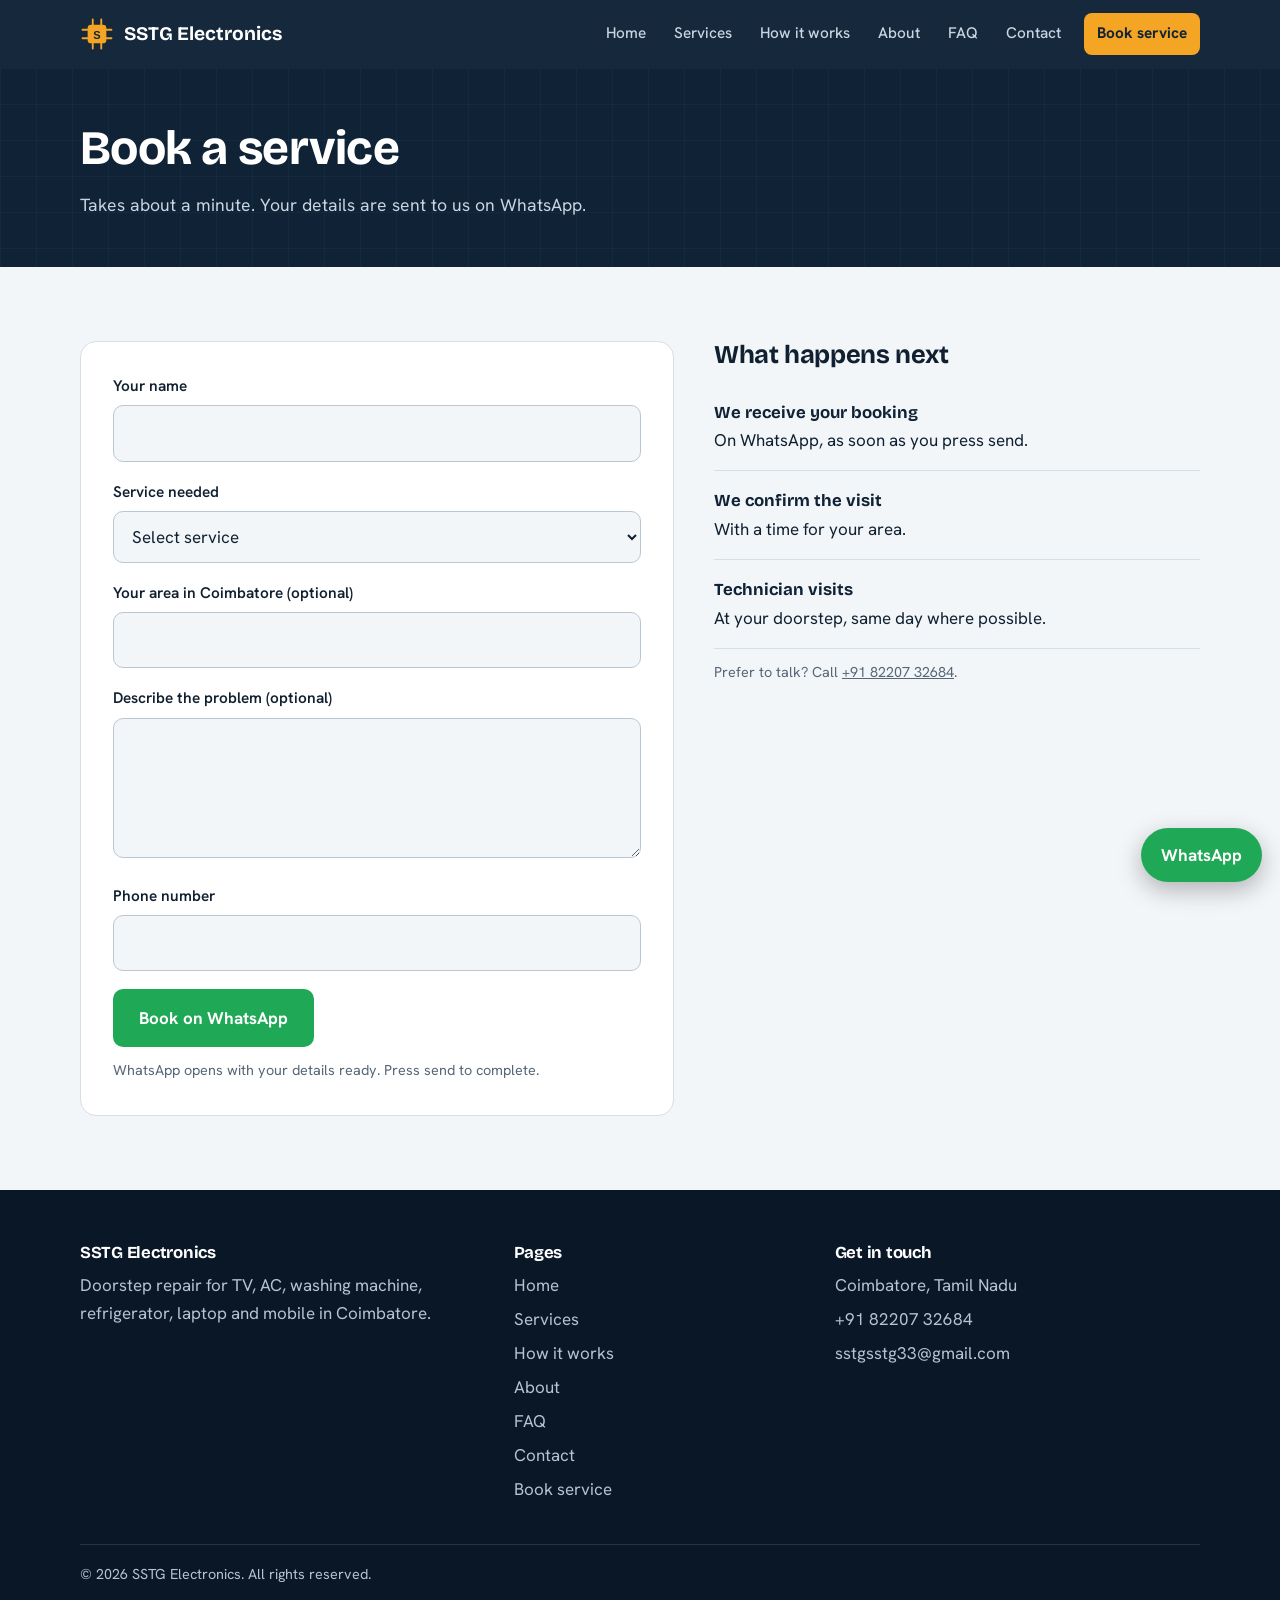
<file: register.html>
<!DOCTYPE html>
<html lang="en">
<head>
<meta charset="utf-8">
<meta name="viewport" content="width=device-width, initial-scale=1">
<title>Book Service | SSTG Electronics Doorstep Repair</title>
<meta name="description" content="Book doorstep electronic service with SSTG Electronics. TV, AC, washing machine, laptop and mobile repair at your home in Coimbatore.">
<meta name="keywords" content="electronics service, doorstep repair, TV service, AC service, washing machine repair, fridge repair, laptop service near me, Coimbatore">
<meta name="author" content="SSTG Electronics">
<meta name="robots" content="index, follow">
<meta name="theme-color" content="#0F2236">
<meta property="og:type" content="website">
<meta property="og:title" content="Book Service | SSTG Electronics Doorstep Repair">
<meta property="og:description" content="Book doorstep electronic service with SSTG Electronics. TV, AC, washing machine, laptop and mobile repair at your home in Coimbatore.">
<meta property="og:locale" content="en_IN">
<link rel="preconnect" href="https://fonts.googleapis.com">
<link rel="preconnect" href="https://fonts.gstatic.com" crossorigin>
<link href="https://fonts.googleapis.com/css2?family=Bricolage+Grotesque:opsz,wght@12..96,500;12..96,700&family=Hanken+Grotesk:wght@400;500;600;700&display=swap" rel="stylesheet">
<link rel="stylesheet" href="assets/style.css">

</head>
<body>
<a class="skip" href="#main">Skip to content</a>
<header class="site-header"><div class="wrap bar">
<a class="brand" href="index.html"><svg viewBox="0 0 40 40" aria-hidden="true"><rect x="9" y="9" width="22" height="22" rx="4" fill="#F5A524"/><g stroke="#F5A524" stroke-width="2.2" stroke-linecap="round"><path d="M15 9V3M25 9V3M15 37v-6M25 37v-6M9 15H3M9 25H3M37 15h-6M37 25h-6"/></g><text x="20" y="25.5" text-anchor="middle" font-family="Arial" font-weight="700" font-size="13" fill="#0F2236">S</text></svg><span>SSTG Electronics</span></a>
<button class="menu-btn" aria-expanded="false" aria-controls="nav">Menu</button>
<nav class="nav" id="nav" aria-label="Main"><a href="index.html">Home</a><a href="services.html">Services</a><a href="how-it-works.html">How it works</a><a href="about.html">About</a><a href="faq.html">FAQ</a><a href="contactus.html">Contact</a><a class="nav-cta" href="register.html" aria-current="page">Book service</a></nav>
</div></header>
<main id="main">

<div class="page-hero"><div class="wrap"><h1>Book a service</h1><p>Takes about a minute. Your details are sent to us on WhatsApp.</p></div></div>
<section><div class="wrap form-grid">
<div class="card">
<form data-wa="New Service Booking:" novalidate>
<label for="n">Your name</label><input id="n" name="name" data-label="Name" type="text" autocomplete="name" required>
<label for="service">Service needed</label>
<select id="service" name="service" data-label="Service" required><option value="">Select service</option><option>TV Repair</option><option>AC Service</option><option>Washing Machine</option><option>Refrigerator</option><option>Laptop Repair</option><option>Mobile Repair</option><option>Others</option></select>
<label for="a">Your area in Coimbatore (optional)</label><input id="a" name="area" data-label="Area" type="text">
<label for="d">Describe the problem (optional)</label><textarea id="d" name="details" data-label="Problem" rows="4"></textarea>
<label for="p">Phone number</label><input id="p" name="phone" data-label="Phone" type="tel" inputmode="numeric" autocomplete="tel" required>
<div class="err" role="alert"></div>
<button class="btn btn-wa" type="submit">Book on WhatsApp</button>
<p class="hint">WhatsApp opens with your details ready. Press send to complete.</p>
</form></div>
<div><h2 style="font-size:1.6rem">What happens next</h2>
<ol class="info-list" style="padding-left:0">
<li><b>We receive your booking</b>On WhatsApp, as soon as you press send.</li>
<li><b>We confirm the visit</b>With a time for your area.</li>
<li><b>Technician visits</b>At your doorstep, same day where possible.</li></ol>
<p class="hint">Prefer to talk? Call <a href="tel:+918220732684">+91 82207 32684</a>.</p></div>
</div></section>
</main>
<footer class="site-footer"><div class="wrap">
<div class="foot">
<div><h3>SSTG Electronics</h3><p>Doorstep repair for TV, AC, washing machine, refrigerator, laptop and mobile in Coimbatore.</p></div>
<div><h3>Pages</h3><ul><li><a href="index.html">Home</a></li><li><a href="services.html">Services</a></li><li><a href="how-it-works.html">How it works</a></li><li><a href="about.html">About</a></li><li><a href="faq.html">FAQ</a></li><li><a href="contactus.html">Contact</a></li><li><a href="register.html">Book service</a></li></ul></div>
<div><h3>Get in touch</h3><ul><li>Coimbatore, Tamil Nadu</li><li><a href="tel:+918220732684">+91 82207 32684</a></li><li><a href="mailto:sstgsstg33@gmail.com">sstgsstg33@gmail.com</a></li></ul></div>
</div>
<div class="copy">&copy; <span data-year>2026</span> SSTG Electronics. All rights reserved.</div>
</div></footer>
<a class="wa-float" href="https://wa.me/918220732684?text=Hello%2C%20I%20need%20a%20repair%20service." target="_blank" rel="noopener" aria-label="Chat on WhatsApp">WhatsApp</a>
<div class="dock"><a class="btn btn-amber" href="tel:+918220732684">Call now</a><a class="btn btn-wa" href="https://wa.me/918220732684?text=Hello%2C%20I%20need%20a%20repair%20service." target="_blank" rel="noopener">WhatsApp</a></div>
<script src="assets/main.js"></script>
</body>
</html>
</file>
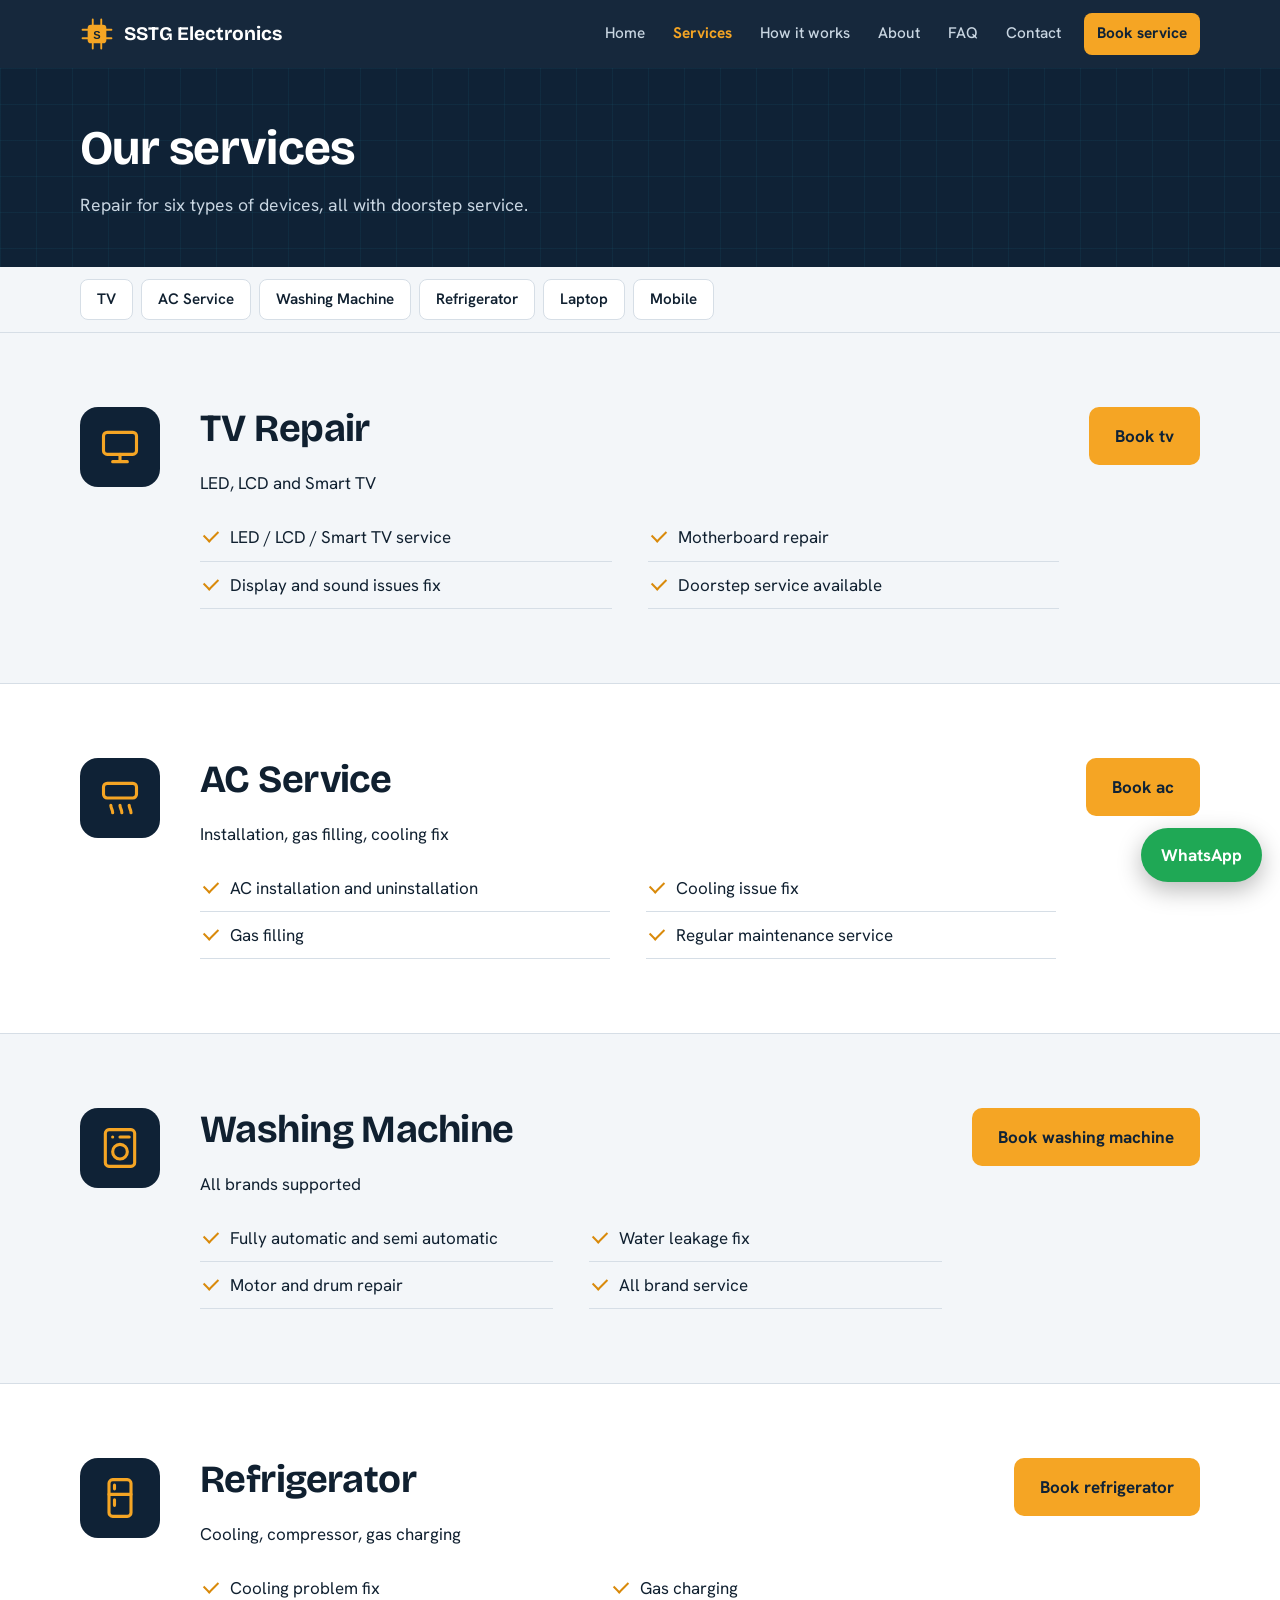
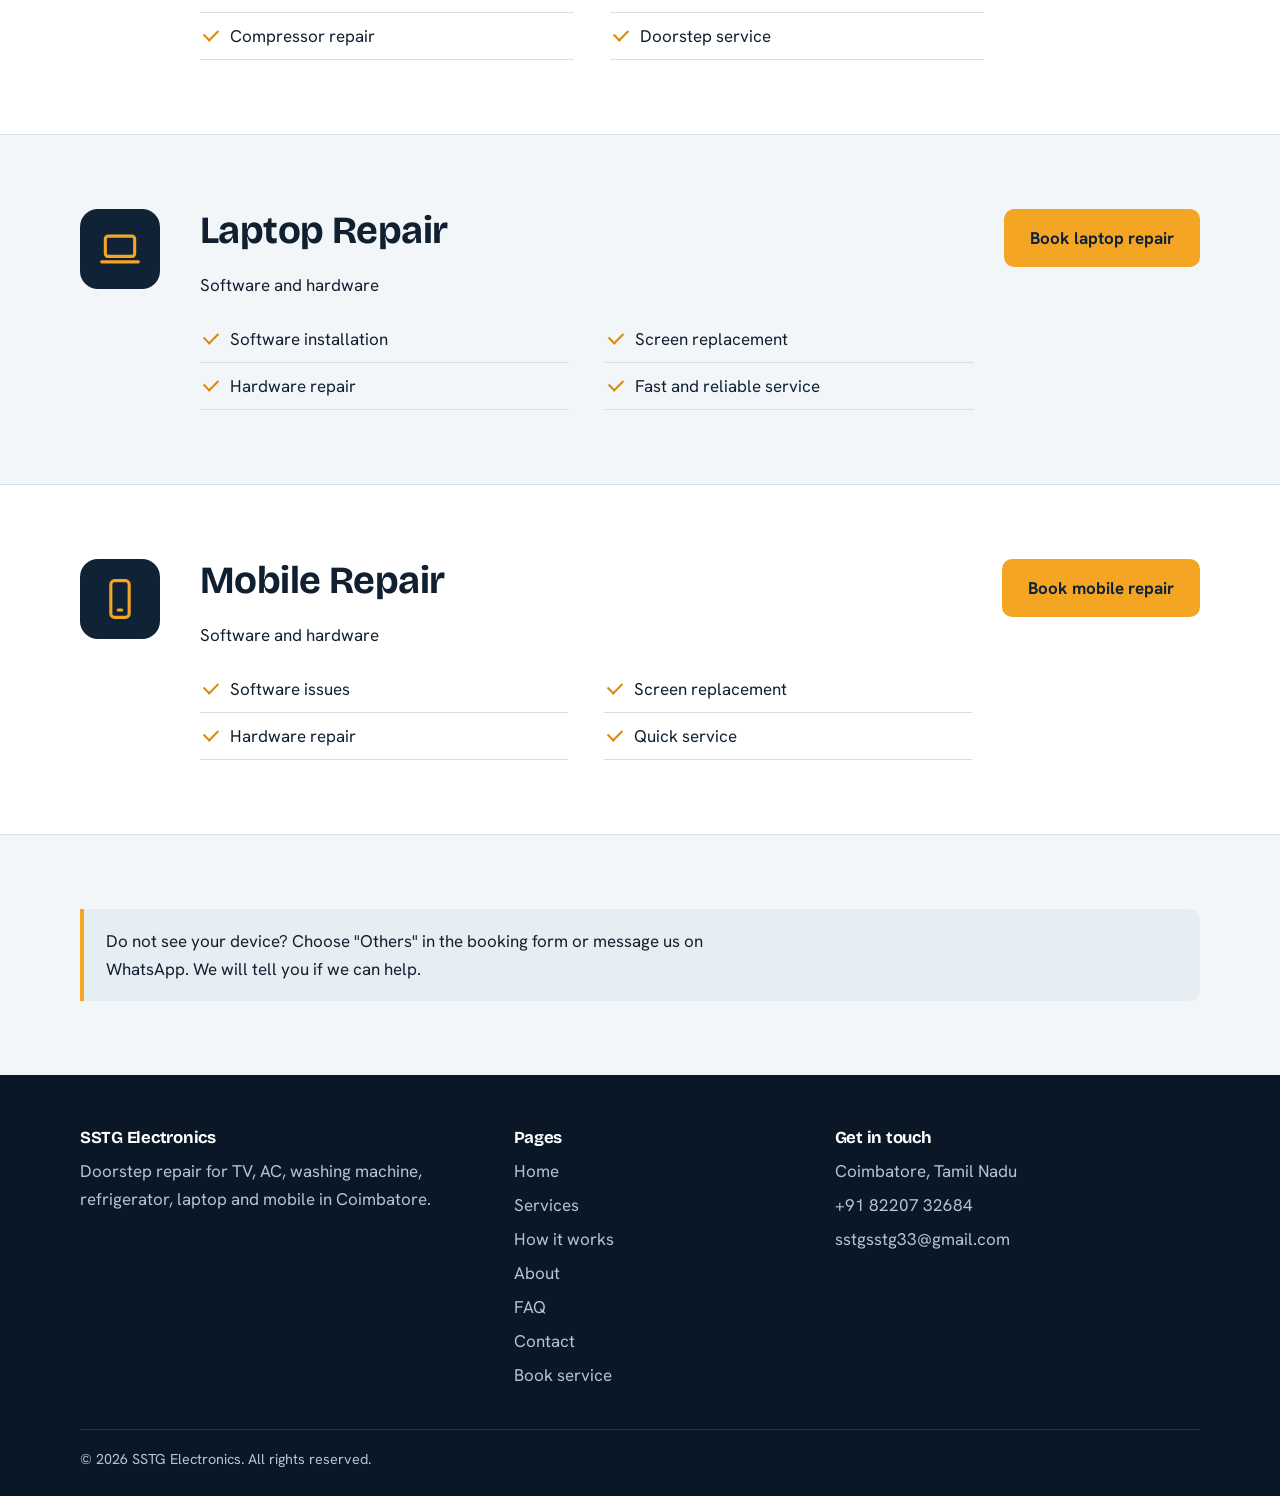
<file: services.html>
<!DOCTYPE html>
<html lang="en">
<head>
<meta charset="utf-8">
<meta name="viewport" content="width=device-width, initial-scale=1">
<title>Our Services | TV, AC, Washing Machine, Fridge, Laptop, Mobile Repair - SSTG Electronics</title>
<meta name="description" content="SSTG Electronics services: TV, AC, washing machine, refrigerator, laptop and mobile repair at your doorstep in Coimbatore.">
<meta name="keywords" content="electronics service, doorstep repair, TV service, AC service, washing machine repair, fridge repair, laptop service near me, Coimbatore">
<meta name="author" content="SSTG Electronics">
<meta name="robots" content="index, follow">
<meta name="theme-color" content="#0F2236">
<meta property="og:type" content="website">
<meta property="og:title" content="Our Services | TV, AC, Washing Machine, Fridge, Laptop, Mobile Repair - SSTG Electronics">
<meta property="og:description" content="SSTG Electronics services: TV, AC, washing machine, refrigerator, laptop and mobile repair at your doorstep in Coimbatore.">
<meta property="og:locale" content="en_IN">
<link rel="preconnect" href="https://fonts.googleapis.com">
<link rel="preconnect" href="https://fonts.gstatic.com" crossorigin>
<link href="https://fonts.googleapis.com/css2?family=Bricolage+Grotesque:opsz,wght@12..96,500;12..96,700&family=Hanken+Grotesk:wght@400;500;600;700&display=swap" rel="stylesheet">
<link rel="stylesheet" href="assets/style.css">

</head>
<body>
<a class="skip" href="#main">Skip to content</a>
<header class="site-header"><div class="wrap bar">
<a class="brand" href="index.html"><svg viewBox="0 0 40 40" aria-hidden="true"><rect x="9" y="9" width="22" height="22" rx="4" fill="#F5A524"/><g stroke="#F5A524" stroke-width="2.2" stroke-linecap="round"><path d="M15 9V3M25 9V3M15 37v-6M25 37v-6M9 15H3M9 25H3M37 15h-6M37 25h-6"/></g><text x="20" y="25.5" text-anchor="middle" font-family="Arial" font-weight="700" font-size="13" fill="#0F2236">S</text></svg><span>SSTG Electronics</span></a>
<button class="menu-btn" aria-expanded="false" aria-controls="nav">Menu</button>
<nav class="nav" id="nav" aria-label="Main"><a href="index.html">Home</a><a href="services.html" aria-current="page">Services</a><a href="how-it-works.html">How it works</a><a href="about.html">About</a><a href="faq.html">FAQ</a><a href="contactus.html">Contact</a><a class="nav-cta" href="register.html">Book service</a></nav>
</div></header>
<main id="main">

<div class="page-hero"><div class="wrap"><h1>Our services</h1><p>Repair for six types of devices, all with doorstep service.</p></div></div>
<div class="chips"><div class="wrap"><a href="#tv">TV</a><a href="#ac">AC Service</a><a href="#wm">Washing Machine</a><a href="#fr">Refrigerator</a><a href="#lp">Laptop</a><a href="#mb">Mobile</a></div></div>
<section id="tv"><div class="wrap svc">
<span class="ico"><svg viewBox="0 0 24 24" aria-hidden="true"><rect x="3" y="4" width="18" height="12" rx="2"/><path d="M8 20h8M12 16v4"/></svg></span>
<div><h2>TV Repair</h2><p>LED, LCD and Smart TV</p>
<ul class="ticks"><li>LED / LCD / Smart TV service</li><li>Display and sound issues fix</li><li>Motherboard repair</li><li>Doorstep service available</li></ul></div>
<a class="btn btn-amber" href="register.html?service=TV%20Repair">Book tv</a>
</div></section>
<section id="ac" class="alt"><div class="wrap svc">
<span class="ico"><svg viewBox="0 0 24 24" aria-hidden="true"><rect x="3" y="4" width="18" height="8" rx="2"/><path d="M7 16c0 2 1 2 1 4M12 16c0 2 1 2 1 4M17 16c0 2 1 2 1 4"/></svg></span>
<div><h2>AC Service</h2><p>Installation, gas filling, cooling fix</p>
<ul class="ticks"><li>AC installation and uninstallation</li><li>Gas filling</li><li>Cooling issue fix</li><li>Regular maintenance service</li></ul></div>
<a class="btn btn-amber" href="register.html?service=AC%20Service">Book ac</a>
</div></section>
<section id="wm"><div class="wrap svc">
<span class="ico"><svg viewBox="0 0 24 24" aria-hidden="true"><rect x="4" y="2" width="16" height="20" rx="2"/><circle cx="12" cy="14" r="4"/><path d="M8 6h.01M12 6h5"/></svg></span>
<div><h2>Washing Machine</h2><p>All brands supported</p>
<ul class="ticks"><li>Fully automatic and semi automatic</li><li>Motor and drum repair</li><li>Water leakage fix</li><li>All brand service</li></ul></div>
<a class="btn btn-amber" href="register.html?service=Washing%20Machine">Book washing machine</a>
</div></section>
<section id="fr" class="alt"><div class="wrap svc">
<span class="ico"><svg viewBox="0 0 24 24" aria-hidden="true"><rect x="6" y="2" width="12" height="20" rx="2"/><path d="M6 10h12M9 5v2M9 13v3"/></svg></span>
<div><h2>Refrigerator</h2><p>Cooling, compressor, gas charging</p>
<ul class="ticks"><li>Cooling problem fix</li><li>Compressor repair</li><li>Gas charging</li><li>Doorstep service</li></ul></div>
<a class="btn btn-amber" href="register.html?service=Refrigerator">Book refrigerator</a>
</div></section>
<section id="lp"><div class="wrap svc">
<span class="ico"><svg viewBox="0 0 24 24" aria-hidden="true"><rect x="4" y="5" width="16" height="11" rx="1.5"/><path d="M2 19h20"/></svg></span>
<div><h2>Laptop Repair</h2><p>Software and hardware</p>
<ul class="ticks"><li>Software installation</li><li>Hardware repair</li><li>Screen replacement</li><li>Fast and reliable service</li></ul></div>
<a class="btn btn-amber" href="register.html?service=Laptop%20Repair">Book laptop repair</a>
</div></section>
<section id="mb" class="alt"><div class="wrap svc">
<span class="ico"><svg viewBox="0 0 24 24" aria-hidden="true"><rect x="7" y="2" width="10" height="20" rx="2"/><path d="M11 18h2"/></svg></span>
<div><h2>Mobile Repair</h2><p>Software and hardware</p>
<ul class="ticks"><li>Software issues</li><li>Hardware repair</li><li>Screen replacement</li><li>Quick service</li></ul></div>
<a class="btn btn-amber" href="register.html?service=Mobile%20Repair">Book mobile repair</a>
</div></section>
<section><div class="wrap"><div class="note"><p>Do not see your device? Choose "Others" in the booking form or message us on WhatsApp. We will tell you if we can help.</p></div></div></section>
</main>
<footer class="site-footer"><div class="wrap">
<div class="foot">
<div><h3>SSTG Electronics</h3><p>Doorstep repair for TV, AC, washing machine, refrigerator, laptop and mobile in Coimbatore.</p></div>
<div><h3>Pages</h3><ul><li><a href="index.html">Home</a></li><li><a href="services.html">Services</a></li><li><a href="how-it-works.html">How it works</a></li><li><a href="about.html">About</a></li><li><a href="faq.html">FAQ</a></li><li><a href="contactus.html">Contact</a></li><li><a href="register.html">Book service</a></li></ul></div>
<div><h3>Get in touch</h3><ul><li>Coimbatore, Tamil Nadu</li><li><a href="tel:+918220732684">+91 82207 32684</a></li><li><a href="mailto:sstgsstg33@gmail.com">sstgsstg33@gmail.com</a></li></ul></div>
</div>
<div class="copy">&copy; <span data-year>2026</span> SSTG Electronics. All rights reserved.</div>
</div></footer>
<a class="wa-float" href="https://wa.me/918220732684?text=Hello%2C%20I%20need%20a%20repair%20service." target="_blank" rel="noopener" aria-label="Chat on WhatsApp">WhatsApp</a>
<div class="dock"><a class="btn btn-amber" href="tel:+918220732684">Call now</a><a class="btn btn-wa" href="https://wa.me/918220732684?text=Hello%2C%20I%20need%20a%20repair%20service." target="_blank" rel="noopener">WhatsApp</a></div>
<script src="assets/main.js"></script>
</body>
</html>
</file>
<file: assets/style.css>
:root{
  --navy:#0F2236;--navy2:#0A1726;--amber:#F5A524;--amber2:#D98A0B;--cyan:#22A6C9;
  --paper:#F3F6F9;--ink:#102030;--muted:#566676;--line:#D6DEE6;--mist:#E6EDF3;--white:#fff;
  --head:'Bricolage Grotesque','Segoe UI',Arial,sans-serif;--body:'Hanken Grotesk',system-ui,-apple-system,'Segoe UI',Arial,sans-serif;
}
*{box-sizing:border-box}
html{scroll-behavior:smooth}
body{margin:0;font-family:var(--body);font-size:17px;line-height:1.65;color:var(--ink);background:var(--paper)}
img,svg{max-width:100%}
a{color:inherit}
h1,h2,h3{font-family:var(--head);font-weight:700;line-height:1.12;margin:0 0 .5em;letter-spacing:-.015em}
h1{font-size:clamp(2.3rem,5.2vw,3.8rem)}
h2{font-size:clamp(1.7rem,3.4vw,2.4rem)}
h3{font-size:1.25rem}
p{margin:0 0 1em;max-width:62ch}
.wrap{width:min(1120px,92%);margin-inline:auto}
:focus-visible{outline:3px solid var(--amber);outline-offset:3px;border-radius:4px}
.skip{position:absolute;left:-999px;top:8px;background:var(--amber);color:var(--navy);padding:8px 14px;z-index:100;border-radius:6px}
.skip:focus{left:8px}

.site-header{position:sticky;top:0;z-index:50;background:rgba(15,34,54,.97);backdrop-filter:blur(8px)}
.bar{display:flex;align-items:center;justify-content:space-between;gap:14px;min-height:68px}
.brand{display:flex;align-items:center;gap:10px;text-decoration:none;font-family:var(--head);font-weight:700;font-size:1.2rem;color:var(--white)}
.brand svg{width:34px;height:34px;flex:none}
.nav{display:flex;align-items:center;gap:2px}
.nav a{text-decoration:none;padding:8px 13px;border-radius:8px;font-weight:500;font-size:.96rem;color:#C9D6E2}
.nav a:hover{background:rgba(255,255,255,.08);color:#fff}
.nav a[aria-current="page"]{color:var(--amber);font-weight:700}
.nav a.nav-cta{background:var(--amber);color:var(--navy);font-weight:700;margin-left:8px}
.nav a.nav-cta:hover{background:#ffb94a}
.menu-btn{display:none;background:none;border:1px solid rgba(255,255,255,.3);border-radius:8px;padding:8px 12px;font:inherit;font-weight:600;color:#fff;cursor:pointer}

.btn{display:inline-flex;align-items:center;gap:8px;padding:13px 24px;border-radius:10px;font:inherit;font-weight:700;text-decoration:none;border:2px solid transparent;cursor:pointer;transition:background .2s,border-color .2s}
.btn-amber{background:var(--amber);color:var(--navy)}
.btn-amber:hover{background:#ffb94a}
.btn-line{border-color:rgba(255,255,255,.4);color:#fff}
.btn-line:hover{background:rgba(255,255,255,.1)}
.btn-navy{background:var(--navy);color:#fff}
.btn-navy:hover{background:var(--navy2)}
.btn-wa{background:#1FA855;color:#fff}
.btn-wa:hover{background:#188745}

/* hero */
.hero{background:var(--navy);color:#fff;position:relative;overflow:hidden;
 background-image:linear-gradient(rgba(34,166,201,.07) 1px,transparent 1px),linear-gradient(90deg,rgba(34,166,201,.07) 1px,transparent 1px);background-size:36px 36px}
.hero-grid{display:grid;grid-template-columns:1fr 1fr;align-items:center;gap:30px;padding:70px 0 52px}
.hero h1{color:#fff}
.hero p.lead{font-size:1.18rem;color:#C9D6E2;margin-bottom:1.6em}
.acts{display:flex;flex-wrap:wrap;gap:12px}
.schem{width:100%;max-width:480px;justify-self:center}
.schem .tr{fill:none;stroke:var(--cyan);stroke-width:2.2;stroke-linecap:round;stroke-linejoin:round;stroke-dasharray:1;stroke-dashoffset:1;animation:trace 1.8s ease-out .2s forwards}
.schem .nd{opacity:0;animation:pop .5s ease-out 1.6s forwards}
.schem .nd rect{fill:#13304B;stroke:var(--cyan);stroke-width:1.5}
.schem text{fill:#fff;font-family:var(--body);font-weight:600;font-size:15px;text-anchor:middle}
.schem .chip rect{fill:var(--amber)}
.schem .chip text{fill:var(--navy);font-family:var(--head);font-weight:700;font-size:22px}
.schem .via{fill:var(--cyan)}
@keyframes trace{to{stroke-dashoffset:0}}
@keyframes pop{to{opacity:1}}
.facts{border-top:1px solid rgba(255,255,255,.16);display:grid;grid-template-columns:repeat(3,1fr)}
.facts div{padding:20px 22px 24px 0}
.facts div+div{padding-left:22px;border-left:1px solid rgba(255,255,255,.16)}
.facts dt{font-family:var(--head);font-size:1.15rem;color:var(--amber)}
.facts dd{margin:0;color:#C9D6E2;font-size:.97rem}

.page-hero{background:var(--navy);color:#fff;padding:54px 0 48px;
 background-image:linear-gradient(rgba(34,166,201,.07) 1px,transparent 1px),linear-gradient(90deg,rgba(34,166,201,.07) 1px,transparent 1px);background-size:36px 36px}
.page-hero h1{color:#fff;font-size:clamp(2rem,4.2vw,3rem);margin-bottom:.3em}
.page-hero p{color:#C9D6E2;font-size:1.1rem;margin:0}

section{padding:74px 0}
.alt{background:var(--white);border-block:1px solid var(--line)}
.head{max-width:680px;margin-bottom:36px}
.head p{color:var(--muted)}

/* service grid joined cells */
.sgrid{display:grid;grid-template-columns:repeat(3,1fr);border:1px solid var(--line);border-radius:16px;overflow:hidden;background:var(--white)}
.scell{padding:30px;text-decoration:none;border-right:1px solid var(--line);border-bottom:1px solid var(--line);transition:background .2s}
.scell:nth-child(3n){border-right:0}
.scell:nth-last-child(-n+3){border-bottom:0}
.scell:hover{background:var(--mist)}
.ico{width:54px;height:54px;border-radius:12px;background:var(--navy);display:grid;place-items:center;margin-bottom:16px}
.ico svg{width:30px;height:30px;fill:none;stroke:var(--amber);stroke-width:1.7;stroke-linecap:round;stroke-linejoin:round}
.scell h3{margin-bottom:.2em}
.scell p{color:var(--muted);margin:0;font-size:.97rem}

/* table */
.tbl-wrap{overflow-x:auto;border:1px solid var(--line);border-radius:14px;background:var(--white)}
table{border-collapse:collapse;width:100%;min-width:560px}
th,td{text-align:left;padding:15px 20px;border-bottom:1px solid var(--line);vertical-align:top}
th{background:var(--navy);color:#fff;font-family:var(--head);font-weight:600}
tr:last-child td{border-bottom:0}
td:first-child{font-weight:700;color:var(--navy)}

/* why */
.why{display:grid;grid-template-columns:repeat(2,1fr);gap:0 56px}
.why div{padding:22px 0;border-top:3px solid var(--navy)}
.why p{margin:0;color:var(--muted)}

/* steps */
.steps{display:grid;grid-template-columns:repeat(3,1fr);gap:26px;counter-reset:s;list-style:none;padding:0;margin:0}
.steps li{counter-increment:s;position:relative;padding-top:60px}
.steps li::before{content:counter(s);position:absolute;top:0;left:0;width:46px;height:46px;border-radius:10px;background:var(--navy);color:var(--amber);font-family:var(--head);font-weight:700;font-size:1.3rem;display:grid;place-items:center}
.steps li::after{content:"";position:absolute;top:23px;left:60px;right:-14px;border-top:2px dashed var(--cyan);opacity:.55}
.steps li:last-child::after{display:none}
.steps p{color:var(--muted);margin:0}

.cta{background:var(--navy);color:#fff;border-radius:20px;padding:54px 24px;text-align:center;
 background-image:linear-gradient(rgba(34,166,201,.08) 1px,transparent 1px),linear-gradient(90deg,rgba(34,166,201,.08) 1px,transparent 1px);background-size:30px 30px}
.cta h2{color:#fff}
.cta p{margin:0 auto 1.5em;color:#C9D6E2}
.cta .acts{justify-content:center}

/* services page */
.chips{position:sticky;top:68px;z-index:40;background:var(--paper);border-bottom:1px solid var(--line);padding:12px 0}
.chips .wrap{display:flex;gap:8px;overflow-x:auto}
.chips a{white-space:nowrap;text-decoration:none;padding:7px 16px;border:1px solid var(--line);border-radius:8px;font-weight:600;font-size:.95rem;background:var(--white)}
.chips a:hover{background:var(--mist)}
.svc{display:grid;grid-template-columns:90px 1fr auto;gap:30px;align-items:start}
.svc .ico{width:80px;height:80px;border-radius:18px;margin:0}
.svc .ico svg{width:44px;height:44px}
ul.ticks{list-style:none;padding:0;margin:0;columns:2;column-gap:36px}
ul.ticks li{padding:9px 0 9px 30px;position:relative;border-bottom:1px solid var(--line);break-inside:avoid}
ul.ticks li::before{content:"";position:absolute;left:4px;top:16px;width:12px;height:7px;border-left:2.5px solid var(--amber2);border-bottom:2.5px solid var(--amber2);transform:rotate(-45deg)}
.note{background:var(--mist);border-left:4px solid var(--amber);padding:18px 22px;border-radius:0 10px 10px 0}
.note p{margin:0}

.split{display:grid;grid-template-columns:1fr 1fr;gap:56px;align-items:start}
.pull{font-family:var(--head);font-size:1.7rem;line-height:1.3;color:var(--navy);border-left:4px solid var(--amber);padding-left:22px;font-weight:600}
.values{display:grid;grid-template-columns:repeat(3,1fr);gap:28px}
.values div{border-top:3px solid var(--navy);padding-top:16px}
.values p{color:var(--muted);margin:0}

.faq{max-width:800px}
.faq details{border-bottom:1px solid var(--line)}
.faq summary{cursor:pointer;list-style:none;font-weight:700;font-size:1.1rem;padding:18px 40px 18px 0;position:relative}
.faq summary::-webkit-details-marker{display:none}
.faq summary::after{content:"+";position:absolute;right:6px;top:50%;transform:translateY(-50%);font-size:1.6rem;color:var(--amber2);transition:transform .25s}
.faq details[open] summary::after{transform:translateY(-50%) rotate(45deg)}
.faq details p{color:var(--muted);padding-bottom:16px;margin:0}

.form-grid{display:grid;grid-template-columns:1.1fr .9fr;gap:40px;align-items:start}
.card{background:var(--white);border:1px solid var(--line);border-radius:16px;padding:32px}
label{display:block;font-weight:600;margin:0 0 6px;font-size:.96rem}
input,select,textarea{width:100%;font:inherit;padding:13px 14px;border:1.5px solid #B9C7D3;border-radius:10px;background:var(--paper);color:var(--ink);margin-bottom:18px}
input:focus,select:focus,textarea:focus{outline:none;border-color:var(--navy);box-shadow:0 0 0 3px rgba(245,165,36,.5)}
.err{color:#B3261E;font-size:.92rem;margin:-10px 0 14px;display:none}
.hint{font-size:.9rem;color:var(--muted);margin:12px 0 0}
.info-list{list-style:none;margin:0;padding:0}
.info-list li{padding:16px 0;border-bottom:1px solid var(--line)}
.info-list b{display:block;font-family:var(--head);font-size:1.05rem;color:var(--navy)}
.info-list a{color:var(--navy);font-weight:600}
.map{border:0;width:100%;height:420px;border-radius:16px;display:block}

.site-footer{background:var(--navy2);color:#B5C4D2;padding:54px 0 24px}
.foot{display:grid;grid-template-columns:1.4fr 1fr 1.3fr;gap:40px}
.site-footer h3{color:#fff;font-size:1.05rem}
.site-footer a{text-decoration:none}
.site-footer a:hover{color:var(--amber)}
.site-footer ul{list-style:none;padding:0;margin:0}
.site-footer li{margin-bottom:6px}
.copy{border-top:1px solid rgba(255,255,255,.12);margin-top:34px;padding-top:18px;font-size:.9rem}

.wa-float{position:fixed;right:18px;bottom:18px;z-index:60;background:#1FA855;color:#fff;border-radius:999px;padding:13px 20px;font-weight:700;text-decoration:none;box-shadow:0 8px 24px rgba(0,0,0,.28);display:flex;align-items:center;gap:8px}
.wa-float:hover{background:#188745}
.dock{display:none}

@media(max-width:900px){
  .hero-grid,.split,.form-grid{grid-template-columns:1fr}
  .schem{max-width:360px;order:-1}
  .hero-grid{padding-top:36px}
  .sgrid{grid-template-columns:1fr 1fr}
  .scell:nth-child(3n){border-right:1px solid var(--line)}
  .scell:nth-child(2n){border-right:0}
  .scell:nth-last-child(-n+3){border-bottom:1px solid var(--line)}
  .scell:nth-last-child(-n+2){border-bottom:0}
  .values,.steps,.foot{grid-template-columns:1fr}
  .steps li::after{display:none}
  .why{grid-template-columns:1fr}
  .facts{grid-template-columns:1fr}
  .facts div+div{padding-left:0;border-left:0;border-top:1px solid rgba(255,255,255,.16)}
  .svc{grid-template-columns:1fr}
  ul.ticks{columns:1}
  .menu-btn{display:block}
  .nav{display:none;position:absolute;left:0;right:0;top:68px;background:var(--navy);flex-direction:column;align-items:stretch;padding:10px 4% 16px;border-top:1px solid rgba(255,255,255,.1)}
  .nav.open{display:flex}
  .nav a{padding:12px 14px}
  .nav a.nav-cta{margin:8px 0 0;text-align:center}
  .chips{top:68px}
  section{padding:54px 0}
}
@media(max-width:700px){
  .sgrid{grid-template-columns:1fr}
  .scell,.scell:nth-child(n){border-right:0;border-bottom:1px solid var(--line)}
  .scell:last-child{border-bottom:0}
  .wa-float{display:none}
  .dock{display:grid;grid-template-columns:1fr 1fr;position:fixed;left:0;right:0;bottom:0;z-index:60;background:var(--navy);padding:10px 4%;gap:10px;box-shadow:0 -4px 18px rgba(0,0,0,.25)}
  .dock a{text-align:center;justify-content:center;padding:12px}
  body{padding-bottom:70px}
}
@media(prefers-reduced-motion:reduce){
  *{animation:none!important;transition:none!important;scroll-behavior:auto!important}
  .schem .tr{stroke-dashoffset:0}.schem .nd{opacity:1}
}
</file>
